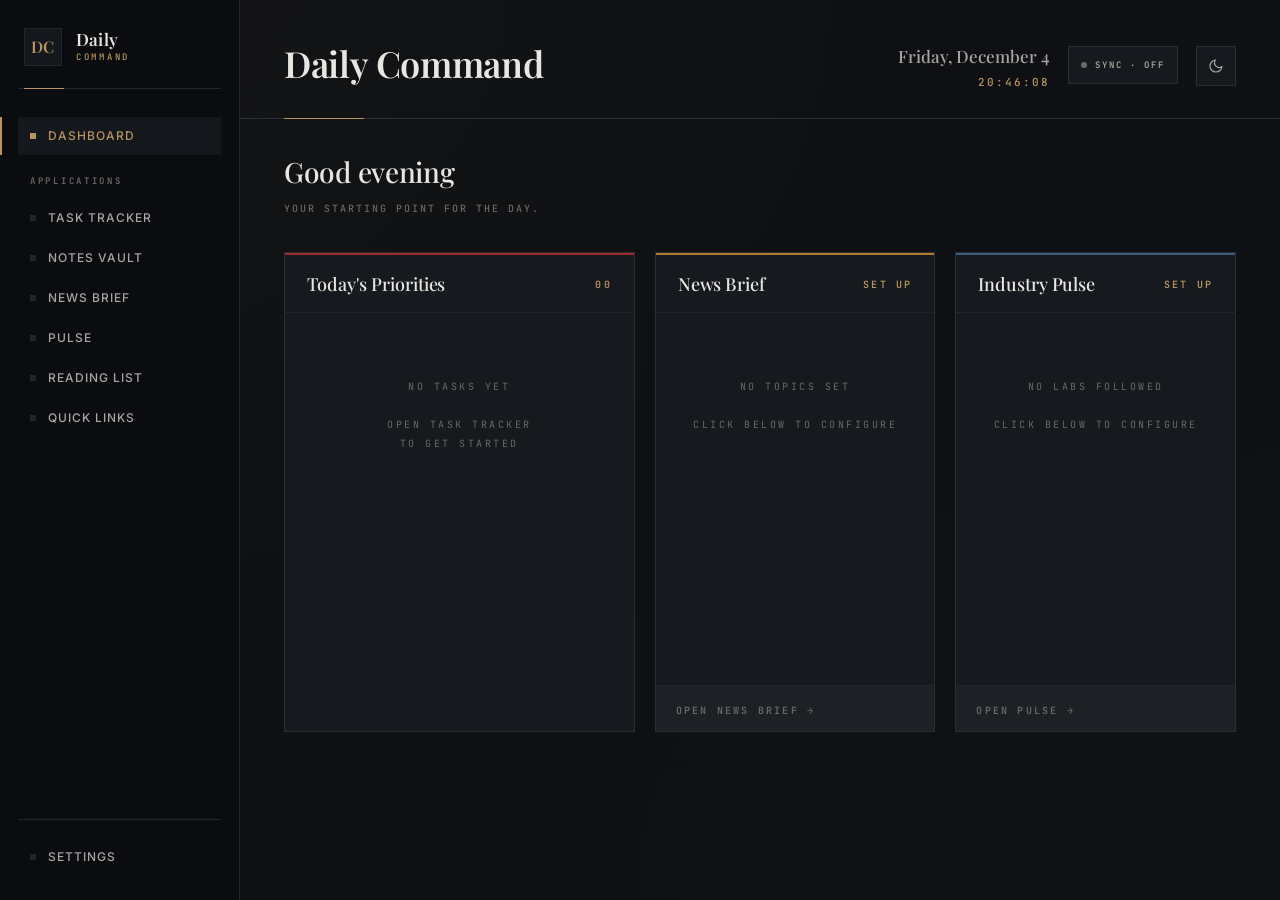
<file: index.html>
<!DOCTYPE html>
<html lang="en" data-theme="dark">
<head>
  <meta charset="UTF-8" />
  <meta name="viewport" content="width=device-width, initial-scale=1.0" />
  <title>Daily Command — Dashboard</title>
  <link rel="preconnect" href="https://fonts.googleapis.com" />
  <link rel="preconnect" href="https://fonts.gstatic.com" crossorigin />
  <link href="https://fonts.googleapis.com/css2?family=Playfair+Display:wght@400;500;600;700&family=Inter:wght@300;400;500;600;700;800&family=JetBrains+Mono:wght@400;500;600;700&display=swap" rel="stylesheet" />
  <link rel="stylesheet" href="styles.css" />
</head>
<body>
  <div class="layout">
    <aside class="sidebar">
      <div class="sidebar-brand">
        <div class="sidebar-mark">DC</div>
        <div class="sidebar-brand-text">
          <div class="sidebar-brand-title">Daily</div>
          <div class="sidebar-brand-sub">Command</div>
        </div>
      </div>

      <nav class="nav">
        <a class="nav-item active" href="#dashboard">
          <span class="nav-marker"></span>
          <span class="nav-label">Dashboard</span>
        </a>

        <div class="nav-section-label">Applications</div>
        <a class="nav-item" href="apps/tasks.html">
          <span class="nav-marker"></span>
          <span class="nav-label">Task Tracker</span>
        </a>
        <a class="nav-item" href="apps/notes.html">
          <span class="nav-marker"></span>
          <span class="nav-label">Notes Vault</span>
        </a>
        <a class="nav-item" href="apps/news.html">
          <span class="nav-marker"></span>
          <span class="nav-label">News Brief</span>
        </a>
        <a class="nav-item" href="apps/pulse.html">
          <span class="nav-marker"></span>
          <span class="nav-label">Pulse</span>
        </a>
        <a class="nav-item" href="#reading">
          <span class="nav-marker"></span>
          <span class="nav-label">Reading List</span>
        </a>
        <a class="nav-item" href="#links">
          <span class="nav-marker"></span>
          <span class="nav-label">Quick Links</span>
        </a>
      </nav>

      <div class="sidebar-footer">
        <a class="nav-item" href="#settings">
          <span class="nav-marker"></span>
          <span class="nav-label">Settings</span>
        </a>
      </div>
    </aside>

    <main class="main">
      <header class="topbar">
        <div class="brand">
          <div class="brand-mark">Daily Command</div>
        </div>
        <div class="topbar-right">
          <div class="header-info">
            <div class="date-display" id="date">—</div>
            <div class="time-display" id="time">—</div>
          </div>
          <button class="theme-toggle" id="theme-toggle" title="Toggle theme" aria-label="Toggle theme">
            <svg class="icon-moon" viewBox="0 0 24 24" fill="none" stroke="currentColor" stroke-linecap="round" stroke-linejoin="round"><path d="M21 12.79A9 9 0 1 1 11.21 3 7 7 0 0 0 21 12.79z"></path></svg>
            <svg class="icon-sun" viewBox="0 0 24 24" fill="none" stroke="currentColor" stroke-linecap="round" stroke-linejoin="round"><circle cx="12" cy="12" r="4"></circle><path d="M12 2v2M12 20v2M4.93 4.93l1.41 1.41M17.66 17.66l1.41 1.41M2 12h2M20 12h2M4.93 19.07l1.41-1.41M17.66 6.34l1.41-1.41"></path></svg>
          </button>
        </div>
      </header>

      <section class="greeting-block">
        <h1 id="greeting-text">Good morning</h1>
        <p class="greeting-sub">Your starting point for the day.</p>
      </section>

      <section class="dashboard-body">
        <div class="panels-grid">
          <section class="panel" data-tone="urgent">
            <div class="panel-header">
              <div class="panel-title">Today's Priorities</div>
              <div class="panel-meta" id="priorities-count">—</div>
            </div>
            <div class="panel-body" id="priorities-body"></div>
          </section>

          <section class="panel" data-tone="today">
            <div class="panel-header">
              <div class="panel-title">News Brief</div>
              <div class="panel-meta" id="news-meta">—</div>
            </div>
            <div class="panel-body" id="news-body"></div>
            <div class="panel-footer">
              <a class="panel-footer-link" href="apps/news.html">Open News Brief →</a>
            </div>
          </section>

          <section class="panel" data-tone="long">
            <div class="panel-header">
              <div class="panel-title">Industry Pulse</div>
              <div class="panel-meta" id="pulse-meta">—</div>
            </div>
            <div class="panel-body" id="pulse-body"></div>
            <div class="panel-footer">
              <a class="panel-footer-link" href="apps/pulse.html">Open Pulse →</a>
            </div>
          </section>
        </div>
      </section>
    </main>
  </div>

  <script src="sync.js"></script>
  <script src="app.js"></script>
</body>
</html>
</file>
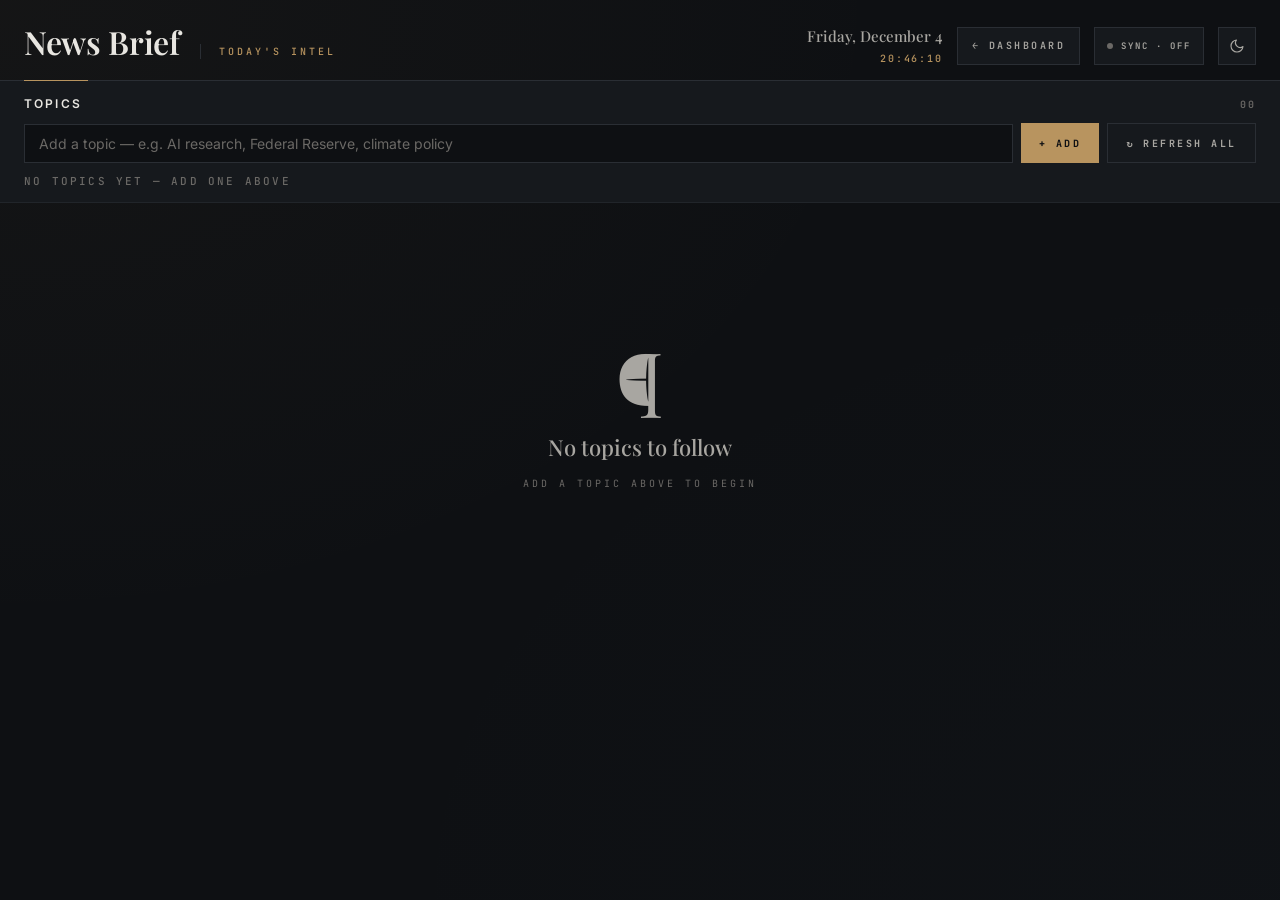
<file: apps/news.html>
<!DOCTYPE html>
<html lang="en">
<head>
<meta charset="UTF-8">
<meta name="viewport" content="width=device-width, initial-scale=1.0">
<title>News Brief — Daily Command</title>
<link rel="preconnect" href="https://fonts.googleapis.com">
<link rel="preconnect" href="https://fonts.gstatic.com" crossorigin>
<link href="https://fonts.googleapis.com/css2?family=Playfair+Display:wght@400;500;600;700&family=Inter:wght@300;400;500;600;700;800&family=JetBrains+Mono:wght@400;500;600;700&display=swap" rel="stylesheet">
<style>
  :root, [data-theme="dark"] {
    --bg: #0e1013;
    --bg-panel: #16191d;
    --bg-soft: #1d2126;
    --bg-hover: #22262c;
    --ink: #e8e6e1;
    --ink-soft: #a8a6a1;
    --ink-muted: #6b6966;
    --line: #2a2e34;
    --line-soft: #21252a;
    --accent: #b8945f;
    --accent-dim: #8a6d44;
    --urgent: #9c2b2b;
    --today: #b57832;
    --week: #4a6b50;
    --long: #3d5b7a;
    --body-gradient-1: rgba(184, 148, 95, 0.04);
    --body-gradient-2: rgba(61, 91, 122, 0.03);
  }
  [data-theme="light"] {
    --bg: #f1ece2;
    --bg-panel: #fbf8f1;
    --bg-soft: #e9e3d5;
    --bg-hover: #ded6c4;
    --ink: #1a1614;
    --ink-soft: #4a453e;
    --ink-muted: #8a8680;
    --line: #c8bfae;
    --line-soft: #dcd4c2;
    --accent: #8a6d44;
    --accent-dim: #6b5433;
    --urgent: #8a2424;
    --today: #9a6428;
    --week: #3f5a43;
    --long: #2f4a63;
    --body-gradient-1: rgba(138, 109, 68, 0.05);
    --body-gradient-2: rgba(47, 74, 99, 0.04);
  }

  * { box-sizing: border-box; margin: 0; padding: 0; }
  html, body { min-height: 100%; }
  body {
    font-family: 'Inter', sans-serif;
    background: var(--bg);
    color: var(--ink);
    font-size: 14px;
    line-height: 1.5;
    -webkit-font-smoothing: antialiased;
    background-image:
      radial-gradient(ellipse at top left, var(--body-gradient-1), transparent 50%),
      radial-gradient(ellipse at bottom right, var(--body-gradient-2), transparent 50%);
    transition: background-color 0.3s ease, color 0.3s ease;
  }

  .app { max-width: 1400px; margin: 0 auto; padding: 0; }

  /* ============ Header ============ */
  header {
    display: flex;
    justify-content: space-between;
    align-items: flex-end;
    padding: 18px 24px 14px;
    border-bottom: 1px solid var(--line);
    position: relative;
  }
  header::after {
    content: '';
    position: absolute;
    bottom: -1px; left: 24px;
    width: 64px; height: 1px;
    background: var(--accent);
  }
  .brand { display: flex; align-items: baseline; gap: 20px; }
  .brand-mark {
    font-family: 'Playfair Display', serif;
    font-weight: 600;
    font-size: 32px;
    letter-spacing: -0.01em;
    color: var(--ink);
  }
  .brand-sub {
    font-family: 'JetBrains Mono', monospace;
    font-size: 10px;
    letter-spacing: 0.3em;
    text-transform: uppercase;
    color: var(--accent);
    border-left: 1px solid var(--line);
    padding-left: 18px;
    font-weight: 500;
  }
  .header-right { display: flex; align-items: flex-start; gap: 14px; }
  .header-info { text-align: right; }
  .date-display {
    font-family: 'Playfair Display', serif;
    font-size: 15px;
    font-weight: 500;
    color: var(--ink-soft);
  }
  .time-display {
    font-family: 'JetBrains Mono', monospace;
    font-size: 10px;
    color: var(--accent);
    letter-spacing: 0.18em;
    margin-top: 4px;
    font-weight: 500;
  }
  .back-link, .theme-toggle {
    height: 38px;
    background: var(--bg-panel);
    border: 1px solid var(--line);
    color: var(--ink-soft);
    cursor: pointer;
    display: inline-flex;
    align-items: center;
    transition: all 0.2s;
    flex-shrink: 0;
    margin-top: 2px;
    font-family: 'JetBrains Mono', monospace;
    font-size: 10px;
    letter-spacing: 0.25em;
    text-transform: uppercase;
    font-weight: 600;
    text-decoration: none;
    padding: 0 14px;
  }
  .theme-toggle { width: 38px; padding: 0; justify-content: center; }
  .back-link:hover, .theme-toggle:hover { border-color: var(--accent); color: var(--accent); }
  .theme-toggle svg { width: 16px; height: 16px; stroke-width: 1.75; }
  .icon-sun { display: none; }
  .icon-moon { display: block; }
  [data-theme="light"] .icon-sun { display: block; }
  [data-theme="light"] .icon-moon { display: none; }

  /* ============ Topic Bar ============ */
  .topic-bar {
    padding: 14px 24px 12px;
    border-bottom: 1px solid var(--line-soft);
    background: var(--bg-panel);
  }
  .topic-bar-head {
    display: flex;
    justify-content: space-between;
    align-items: baseline;
    margin-bottom: 10px;
  }
  .topic-bar-title {
    font-family: 'Inter', sans-serif;
    font-size: 12px;
    font-weight: 600;
    letter-spacing: 0.18em;
    text-transform: uppercase;
    color: var(--ink);
  }
  .topic-bar-meta {
    font-family: 'JetBrains Mono', monospace;
    font-size: 10px;
    color: var(--ink-muted);
    letter-spacing: 0.2em;
    text-transform: uppercase;
    font-weight: 600;
  }

  .topic-input-row {
    display: flex;
    align-items: center;
    gap: 8px;
    margin-bottom: 10px;
  }
  .topic-input {
    flex: 1;
    background: var(--bg);
    border: 1px solid var(--line);
    color: var(--ink);
    padding: 10px 14px;
    font-family: 'Inter', sans-serif;
    font-size: 14px;
    outline: none;
    transition: border-color 0.15s;
  }
  .topic-input:focus { border-color: var(--accent); }
  .topic-input::placeholder { color: var(--ink-muted); }

  .topic-add-btn, .refresh-all-btn {
    background: var(--accent);
    color: var(--bg);
    border: none;
    padding: 10px 18px;
    font-family: 'JetBrains Mono', monospace;
    font-size: 10px;
    letter-spacing: 0.25em;
    text-transform: uppercase;
    cursor: pointer;
    font-weight: 700;
    transition: background 0.15s;
    height: 40px;
    white-space: nowrap;
  }
  .topic-add-btn:hover, .refresh-all-btn:hover { background: var(--accent-dim); }
  [data-theme="light"] .topic-add-btn, [data-theme="light"] .refresh-all-btn { color: #fbf8f1; }
  .refresh-all-btn.secondary {
    background: transparent;
    color: var(--ink-soft);
    border: 1px solid var(--line);
  }
  .refresh-all-btn.secondary:hover { background: var(--bg-soft); color: var(--accent); border-color: var(--accent); }
  [data-theme="light"] .refresh-all-btn.secondary { color: var(--ink-soft); }

  .chips {
    display: flex;
    flex-wrap: wrap;
    gap: 8px;
  }
  .chip {
    display: inline-flex;
    align-items: center;
    gap: 8px;
    background: var(--bg);
    border: 1px solid var(--line);
    color: var(--ink-soft);
    padding: 6px 10px 6px 14px;
    font-family: 'Inter', sans-serif;
    font-size: 12px;
    font-weight: 500;
    letter-spacing: 0.02em;
    transition: all 0.15s;
  }
  .chip:hover { border-color: var(--accent-dim); color: var(--ink); }
  .chip-remove {
    background: none;
    border: none;
    color: var(--ink-muted);
    cursor: pointer;
    font-size: 16px;
    line-height: 1;
    padding: 0 2px;
    transition: color 0.15s;
  }
  .chip-remove:hover { color: var(--urgent); }
  .chips-empty {
    font-family: 'JetBrains Mono', monospace;
    font-size: 11px;
    letter-spacing: 0.2em;
    text-transform: uppercase;
    color: var(--ink-muted);
    font-weight: 500;
  }

  /* ============ Feed ============ */
  .feed { padding: 16px 24px 40px; }

  .feed-empty {
    text-align: center;
    padding: 120px 20px;
    color: var(--ink-muted);
  }
  .feed-empty-mark {
    font-family: 'Playfair Display', serif;
    font-size: 72px;
    color: var(--ink-soft);
    margin-bottom: 20px;
    line-height: 1;
  }
  .feed-empty-title {
    font-family: 'Playfair Display', serif;
    font-size: 22px;
    color: var(--ink-soft);
    margin-bottom: 12px;
    font-weight: 500;
  }
  .feed-empty-sub {
    font-family: 'JetBrains Mono', monospace;
    font-size: 10px;
    letter-spacing: 0.3em;
    text-transform: uppercase;
  }

  .topic-section {
    margin-bottom: 20px;
  }
  .topic-section-head {
    display: flex;
    justify-content: space-between;
    align-items: baseline;
    padding-bottom: 8px;
    border-bottom: 1px solid var(--line-soft);
    margin-bottom: 12px;
    position: relative;
  }
  .topic-section-head::after {
    content: '';
    position: absolute;
    bottom: -1px; left: 0;
    width: 40px; height: 1px;
    background: var(--accent);
  }
  .topic-section-title {
    font-family: 'Playfair Display', serif;
    font-size: 20px;
    font-weight: 500;
    color: var(--ink);
    letter-spacing: -0.005em;
  }
  .topic-section-meta {
    font-family: 'JetBrains Mono', monospace;
    font-size: 10px;
    color: var(--ink-muted);
    letter-spacing: 0.2em;
    text-transform: uppercase;
    font-weight: 600;
    display: flex;
    gap: 14px;
    align-items: center;
  }
  .topic-refresh {
    background: none;
    border: 1px solid var(--line);
    color: var(--ink-muted);
    cursor: pointer;
    font-family: 'JetBrains Mono', monospace;
    font-size: 9px;
    letter-spacing: 0.2em;
    padding: 4px 10px;
    text-transform: uppercase;
    font-weight: 600;
    transition: all 0.15s;
  }
  .topic-refresh:hover { color: var(--accent); border-color: var(--accent); }
  .topic-refresh:disabled { opacity: 0.5; cursor: default; }

  .articles-grid {
    display: grid;
    grid-template-columns: repeat(auto-fill, minmax(300px, 1fr));
    gap: 10px;
  }

  .article-card {
    background: var(--bg-panel);
    border: 1px solid var(--line);
    border-left: 2px solid var(--line);
    padding: 10px 14px 12px;
    display: flex;
    flex-direction: column;
    gap: 6px;
    transition: all 0.15s;
    text-decoration: none;
    color: inherit;
    cursor: pointer;
  }
  .article-card:hover {
    border-color: var(--accent-dim);
    border-left-color: var(--accent);
    background: var(--bg-soft);
  }
  .article-card[data-tier="1"] { border-left-color: var(--accent); }
  .article-card[data-tier="2"] { border-left-color: var(--accent-dim); }

  .article-meta {
    display: flex;
    gap: 8px;
    font-family: 'JetBrains Mono', monospace;
    font-size: 9px;
    letter-spacing: 0.18em;
    text-transform: uppercase;
    color: var(--ink-muted);
    font-weight: 600;
  }
  .article-source { color: var(--accent); }
  .article-title {
    font-family: 'Playfair Display', serif;
    font-size: 15px;
    font-weight: 500;
    color: var(--ink);
    line-height: 1.3;
    letter-spacing: -0.005em;
  }
  .article-summary {
    font-size: 12.5px;
    color: var(--ink-soft);
    line-height: 1.5;
    display: -webkit-box;
    -webkit-line-clamp: 2;
    line-clamp: 2;
    -webkit-box-orient: vertical;
    overflow: hidden;
  }

  .show-all-wrap {
    text-align: center;
    margin-top: 12px;
  }
  .show-all-btn {
    background: transparent;
    border: 1px solid var(--line);
    color: var(--ink-soft);
    font-family: 'JetBrains Mono', monospace;
    font-size: 10px;
    letter-spacing: 0.22em;
    text-transform: uppercase;
    padding: 8px 22px;
    cursor: pointer;
    transition: all 0.15s;
    font-weight: 600;
  }
  .show-all-btn:hover {
    color: var(--accent);
    border-color: var(--accent);
    background: var(--bg-soft);
  }

  .article-skeleton {
    background: var(--bg-panel);
    border: 1px solid var(--line);
    height: 90px;
    position: relative;
    overflow: hidden;
  }
  .article-skeleton::after {
    content: '';
    position: absolute;
    inset: 0;
    background: linear-gradient(90deg, transparent, var(--bg-hover), transparent);
    animation: shimmer 1.4s infinite;
  }
  @keyframes shimmer { 0% { transform: translateX(-100%); } 100% { transform: translateX(100%); } }

  .topic-error, .topic-empty {
    padding: 24px 20px;
    text-align: center;
    color: var(--ink-muted);
    font-family: 'JetBrains Mono', monospace;
    font-size: 10px;
    letter-spacing: 0.2em;
    text-transform: uppercase;
    font-weight: 500;
    border: 1px dashed var(--line);
    background: var(--bg-panel);
  }
  .topic-error { color: var(--urgent); border-color: var(--urgent); }

  /* ============ Scrollbar ============ */
  ::-webkit-scrollbar { width: 8px; height: 8px; }
  ::-webkit-scrollbar-track { background: var(--bg); }
  ::-webkit-scrollbar-thumb { background: var(--line); }
  ::-webkit-scrollbar-thumb:hover { background: var(--accent-dim); }

  /* ============ Responsive ============ */
  @media (max-width: 800px) {
    header, .topic-bar, .feed { padding-left: 16px; padding-right: 16px; }
    header::after { left: 16px; }
    .topic-input-row { flex-wrap: wrap; }
    .articles-grid { grid-template-columns: 1fr; }
  }
  @media (max-width: 600px) {
    header { flex-direction: column; align-items: flex-start; gap: 14px; }
  }
</style>
</head>
<body>
<div class="app">
  <header>
    <div class="brand">
      <div class="brand-mark">News Brief</div>
      <div class="brand-sub">Today's Intel</div>
    </div>
    <div class="header-right">
      <div class="header-info">
        <div class="date-display" id="dateDisplay">—</div>
        <div class="time-display" id="timeDisplay">—</div>
      </div>
      <a href="../index.html" class="back-link" title="Return to dashboard">← Dashboard</a>
      <button class="theme-toggle" id="themeToggle" title="Toggle theme" aria-label="Toggle theme">
        <svg class="icon-moon" viewBox="0 0 24 24" fill="none" stroke="currentColor" stroke-linecap="round" stroke-linejoin="round"><path d="M21 12.79A9 9 0 1 1 11.21 3 7 7 0 0 0 21 12.79z"></path></svg>
        <svg class="icon-sun" viewBox="0 0 24 24" fill="none" stroke="currentColor" stroke-linecap="round" stroke-linejoin="round"><circle cx="12" cy="12" r="4"></circle><path d="M12 2v2M12 20v2M4.93 4.93l1.41 1.41M17.66 17.66l1.41 1.41M2 12h2M20 12h2M4.93 19.07l1.41-1.41M17.66 6.34l1.41-1.41"></path></svg>
      </button>
    </div>
  </header>

  <section class="topic-bar">
    <div class="topic-bar-head">
      <div class="topic-bar-title">Topics</div>
      <div class="topic-bar-meta" id="topicCount">00</div>
    </div>
    <div class="topic-input-row">
      <input type="text" class="topic-input" id="topicInput" placeholder="Add a topic — e.g. AI research, Federal Reserve, climate policy">
      <button class="topic-add-btn" id="topicAddBtn">+ Add</button>
      <button class="refresh-all-btn secondary" id="refreshAllBtn" title="Refresh all topics">↻ Refresh All</button>
    </div>
    <div class="chips" id="chips">
      <div class="chips-empty">No topics yet — add one above</div>
    </div>
  </section>

  <section class="feed" id="feed">
    <div class="feed-empty">
      <div class="feed-empty-mark">¶</div>
      <div class="feed-empty-title">No topics to follow</div>
      <div class="feed-empty-sub">Add a topic above to begin</div>
    </div>
  </section>
</div>

<script src="../sync.js"></script>
<script>
// ============ Storage ============
const STATE_KEY = 'news-brief-state-v1';
const THEME_KEY = 'daily-command-theme';
const CACHE_TTL_MS = 15 * 60 * 1000; // 15 minutes
const TODAY_WINDOW_MS = 24 * 60 * 60 * 1000; // last 24h counts as "today"

const storage = {
  get(key) { try { return localStorage.getItem(key); } catch (e) { return null; } },
  set(key, value) { try { localStorage.setItem(key, value); } catch (e) {} }
};

// ============ State ============
// state.topics: string[]
// state.cache: { [topic]: { items: Article[], fetchedAt: ISO, error?: string } }
let state = { topics: [], cache: {} };
// Per-topic expansion state — in-memory only (resets on reload)
const expandedTopics = new Set();
const INITIAL_LIMIT = 4;

function loadState() {
  const raw = storage.get(STATE_KEY);
  if (!raw) return;
  try {
    const parsed = JSON.parse(raw);
    if (parsed && Array.isArray(parsed.topics)) {
      state.topics = parsed.topics;
      state.cache = parsed.cache || {};
    }
  } catch (e) {}
}

function saveState() { storage.set(STATE_KEY, JSON.stringify(state)); }

// ============ Theme ============
function initTheme() {
  const saved = storage.get(THEME_KEY) || 'dark';
  document.documentElement.setAttribute('data-theme', saved);
}
document.getElementById('themeToggle').addEventListener('click', () => {
  const cur = document.documentElement.getAttribute('data-theme') || 'dark';
  const next = cur === 'dark' ? 'light' : 'dark';
  document.documentElement.setAttribute('data-theme', next);
  storage.set(THEME_KEY, next);
});

// ============ Clock ============
function updateClock() {
  const now = new Date();
  document.getElementById('dateDisplay').textContent = now.toLocaleDateString('en-US', { weekday: 'long', month: 'long', day: 'numeric' });
  document.getElementById('timeDisplay').textContent = now.toLocaleTimeString('en-US', { hour: '2-digit', minute: '2-digit', second: '2-digit', hour12: false });
}

// ============ Utilities ============
function esc(s) { return String(s).replace(/[&<>"']/g, c => ({'&':'&amp;','<':'&lt;','>':'&gt;','"':'&quot;',"'":'&#39;'})[c]); }

function stripHtml(html) {
  const d = document.createElement('div');
  d.innerHTML = html || '';
  return (d.textContent || '').replace(/\s+/g, ' ').trim();
}

function formatRelative(iso) {
  const diff = Date.now() - new Date(iso).getTime();
  const min = Math.floor(diff / 60000);
  if (min < 1) return 'Just now';
  if (min < 60) return `${min}m ago`;
  const hr = Math.floor(min / 60);
  if (hr < 24) return `${hr}h ago`;
  const day = Math.floor(hr / 24);
  return `${day}d ago`;
}

// Google News titles end with " - Source Name"
function splitTitleSource(title) {
  const m = (title || '').match(/^(.*?)\s+[-–—]\s+([^-–—]+)$/);
  if (m) return { title: m[1].trim(), source: m[2].trim() };
  return { title: title || '', source: '' };
}

// ============ Outlet Tiers (for ranking) ============
const OUTLET_TIER_1 = [
  'reuters', 'bloomberg', 'associated press', 'ap news', 'ap',
  'the new york times', 'nytimes', 'new york times',
  'wall street journal', 'wsj',
  'financial times', 'the economist',
  'the washington post', 'washington post',
  'bbc', 'bbc news'
];
const OUTLET_TIER_2 = [
  'cnn', 'nbc news', 'cbs news', 'abc news', 'npr', 'cnbc', 'pbs',
  'the guardian', 'the atlantic', 'axios', 'politico', 'the hill',
  'time', 'newsweek', 'forbes', 'fortune', 'usa today',
  "barron's", 'barrons', 'the telegraph', 'the independent',
  'los angeles times', 'la times', 'nature', 'science magazine'
];
const OUTLET_TIER_3 = [
  'business insider', 'vox', 'the verge', 'techcrunch',
  'wired', 'engadget', 'ars technica', 'the information',
  'quartz', 'mashable', 'cnet', 'zdnet', 'fast company',
  'variety', 'the hollywood reporter', 'espn', 'bbc sport'
];

function outletTier(source) {
  if (!source) return 4;
  const s = source.toLowerCase().trim();
  if (OUTLET_TIER_1.some(n => s.includes(n))) return 1;
  if (OUTLET_TIER_2.some(n => s.includes(n))) return 2;
  if (OUTLET_TIER_3.some(n => s.includes(n))) return 3;
  return 4;
}

// Rank: (1) outlet tier ascending, (2) topic keywords matching title,
// (3) recency descending
function rankArticles(items, topic) {
  const topicWords = (topic || '').toLowerCase().split(/\s+/).filter(w => w.length > 2);
  const score = (a) => {
    const tier = outletTier(a.source);
    const title = (a.title || '').toLowerCase();
    const matched = topicWords.filter(w => title.includes(w)).length;
    const matchBonus = topicWords.length > 0 ? (matched / topicWords.length) : 0;
    const ageMin = a.pubDate ? (Date.now() - new Date(a.pubDate).getTime()) / 60000 : 1440;
    // Lower score = higher priority
    return (tier * 1000) - (matchBonus * 100) + Math.min(ageMin, 1440) / 10;
  };
  return items.slice().sort((a, b) => score(a) - score(b));
}

function normalizeItem(raw) {
  const { title, source } = splitTitleSource(raw.title);
  const summary = stripHtml(raw.description).slice(0, 220);
  return {
    title,
    source,
    summary,
    link: raw.link,
    pubDate: raw.pubDate || null,
    guid: raw.guid || raw.link,
  };
}

function isWithinLast24h(iso) {
  if (!iso) return false;
  const t = new Date(iso).getTime();
  if (isNaN(t)) return false;
  return (Date.now() - t) < TODAY_WINDOW_MS;
}

// ============ Fetch (RSS2JSON -> Google News RSS) ============
async function fetchTopic(topic) {
  const q = encodeURIComponent(topic);
  const googleNewsUrl = `https://news.google.com/rss/search?q=${q}&hl=en-US&gl=US&ceid=US:en`;
  const apiUrl = `https://api.rss2json.com/v1/api.json?rss_url=${encodeURIComponent(googleNewsUrl)}`;

  const res = await fetch(apiUrl);
  if (!res.ok) throw new Error(`HTTP ${res.status}`);
  const data = await res.json();
  if (data.status !== 'ok') throw new Error(data.message || 'Feed error');

  return (data.items || []).map(normalizeItem).filter(i => isWithinLast24h(i.pubDate));
}

async function refreshTopic(topic, force = false) {
  const entry = state.cache[topic];
  const fresh = entry && entry.fetchedAt && (Date.now() - new Date(entry.fetchedAt).getTime() < CACHE_TTL_MS);
  if (fresh && !force && entry.items && !entry.error) return;

  state.cache[topic] = { ...(entry || {}), loading: true, error: null };
  renderFeed();

  try {
    const items = await fetchTopic(topic);
    state.cache[topic] = { items, fetchedAt: new Date().toISOString(), loading: false };
  } catch (e) {
    state.cache[topic] = {
      items: entry?.items || [],
      fetchedAt: entry?.fetchedAt || null,
      loading: false,
      error: e.message || 'Failed to load',
    };
  }
  saveState();
  renderFeed();
}

async function refreshAll(force = false) {
  await Promise.all(state.topics.map(t => refreshTopic(t, force)));
}

// ============ Render: topic chips ============
function renderChips() {
  const chipsEl = document.getElementById('chips');
  document.getElementById('topicCount').textContent = String(state.topics.length).padStart(2, '0');
  if (state.topics.length === 0) {
    chipsEl.innerHTML = '<div class="chips-empty">No topics yet — add one above</div>';
    return;
  }
  chipsEl.innerHTML = state.topics.map(t => `
    <div class="chip" data-topic="${esc(t)}">
      <span>${esc(t)}</span>
      <button class="chip-remove" data-action="remove" title="Remove">×</button>
    </div>
  `).join('');
  chipsEl.querySelectorAll('.chip-remove').forEach(btn => {
    btn.addEventListener('click', () => {
      const topic = btn.closest('.chip').dataset.topic;
      removeTopic(topic);
    });
  });
}

// ============ Render: feed ============
function renderFeed() {
  const feedEl = document.getElementById('feed');

  if (state.topics.length === 0) {
    feedEl.innerHTML = `
      <div class="feed-empty">
        <div class="feed-empty-mark">¶</div>
        <div class="feed-empty-title">No topics to follow</div>
        <div class="feed-empty-sub">Add a topic above to begin</div>
      </div>`;
    return;
  }

  feedEl.innerHTML = state.topics.map(topic => {
    const entry = state.cache[topic] || {};
    const rawItems = entry.items || [];
    const ranked = rankArticles(rawItems, topic);
    const expanded = expandedTopics.has(topic);
    const visible = expanded ? ranked : ranked.slice(0, INITIAL_LIMIT);
    const hiddenCount = Math.max(0, ranked.length - INITIAL_LIMIT);

    const statusMeta = entry.loading
      ? 'Loading…'
      : entry.error
        ? `Error · ${esc(entry.error)}`
        : entry.fetchedAt
          ? `Refreshed ${formatRelative(entry.fetchedAt)}`
          : 'Not loaded';

    let inner;
    if (entry.loading && ranked.length === 0) {
      inner = `<div class="articles-grid">${Array(4).fill('<div class="article-skeleton"></div>').join('')}</div>`;
    } else if (entry.error && ranked.length === 0) {
      inner = `<div class="topic-error">Could not load — ${esc(entry.error)}</div>`;
    } else if (ranked.length === 0) {
      inner = `<div class="topic-empty">No articles today for this topic</div>`;
    } else {
      const cards = `<div class="articles-grid">${visible.map(a => renderArticle(a, topic)).join('')}</div>`;
      const toggle = hiddenCount > 0
        ? `<div class="show-all-wrap"><button class="show-all-btn" data-toggle="${esc(topic)}">${expanded ? '▲ Show Less' : `▼ Show All (${hiddenCount} more)`}</button></div>`
        : '';
      inner = cards + toggle;
    }

    return `
      <section class="topic-section" data-topic="${esc(topic)}">
        <div class="topic-section-head">
          <div class="topic-section-title">${esc(topic)}</div>
          <div class="topic-section-meta">
            <span>${String(ranked.length).padStart(2, '0')} articles · ${statusMeta}</span>
            <button class="topic-refresh" data-refresh="${esc(topic)}" ${entry.loading ? 'disabled' : ''}>↻ Refresh</button>
          </div>
        </div>
        ${inner}
      </section>
    `;
  }).join('');

  feedEl.querySelectorAll('.topic-refresh').forEach(btn => {
    btn.addEventListener('click', () => refreshTopic(btn.dataset.refresh, true));
  });
  feedEl.querySelectorAll('.show-all-btn').forEach(btn => {
    btn.addEventListener('click', () => {
      const t = btn.dataset.toggle;
      if (expandedTopics.has(t)) expandedTopics.delete(t);
      else expandedTopics.add(t);
      renderFeed();
    });
  });
}

function renderArticle(article) {
  const tier = outletTier(article.source);
  const meta = [article.source, article.pubDate ? formatRelative(article.pubDate) : null].filter(Boolean);
  return `
    <a class="article-card" data-tier="${tier}" href="${esc(article.link)}" target="_blank" rel="noopener noreferrer">
      <div class="article-meta">
        ${meta.map((m, i) => `<span class="${i === 0 ? 'article-source' : 'article-time'}">${esc(m)}</span>`).join('')}
      </div>
      <div class="article-title">${esc(article.title)}</div>
      ${article.summary ? `<div class="article-summary">${esc(article.summary)}</div>` : ''}
    </a>
  `;
}

// ============ Topic Operations ============
function normalizeTopicText(t) { return (t || '').trim().replace(/\s+/g, ' '); }

function addTopic(raw) {
  const topic = normalizeTopicText(raw);
  if (!topic) return;
  if (state.topics.some(t => t.toLowerCase() === topic.toLowerCase())) return;
  state.topics.push(topic);
  saveState();
  renderChips();
  renderFeed();
  refreshTopic(topic, true);
}

function removeTopic(topic) {
  state.topics = state.topics.filter(t => t !== topic);
  delete state.cache[topic];
  saveState();
  renderChips();
  renderFeed();
}

// ============ Input Handlers ============
const topicInput = document.getElementById('topicInput');
const topicAddBtn = document.getElementById('topicAddBtn');
const refreshAllBtn = document.getElementById('refreshAllBtn');

topicAddBtn.addEventListener('click', () => {
  addTopic(topicInput.value);
  topicInput.value = '';
  topicInput.focus();
});
topicInput.addEventListener('keydown', e => {
  if (e.key === 'Enter') { addTopic(topicInput.value); topicInput.value = ''; }
});
refreshAllBtn.addEventListener('click', () => refreshAll(true));

// Cross-tab sync
window.addEventListener('storage', e => {
  if (e.key === THEME_KEY && e.newValue) document.documentElement.setAttribute('data-theme', e.newValue);
  if (e.key === STATE_KEY) { loadState(); renderChips(); renderFeed(); }
});

// ============ Init ============
async function init() {
  if (window.cloudSync && window.cloudSync.ready) {
    try { await window.cloudSync.ready; } catch (e) {}
  }
  initTheme();
  loadState();
  renderChips();
  renderFeed();
  updateClock();
  setInterval(updateClock, 1000);
  // On load, refresh any topics with stale or missing cache
  refreshAll(false);
}
init();
</script>
</body>
</html>
</file>
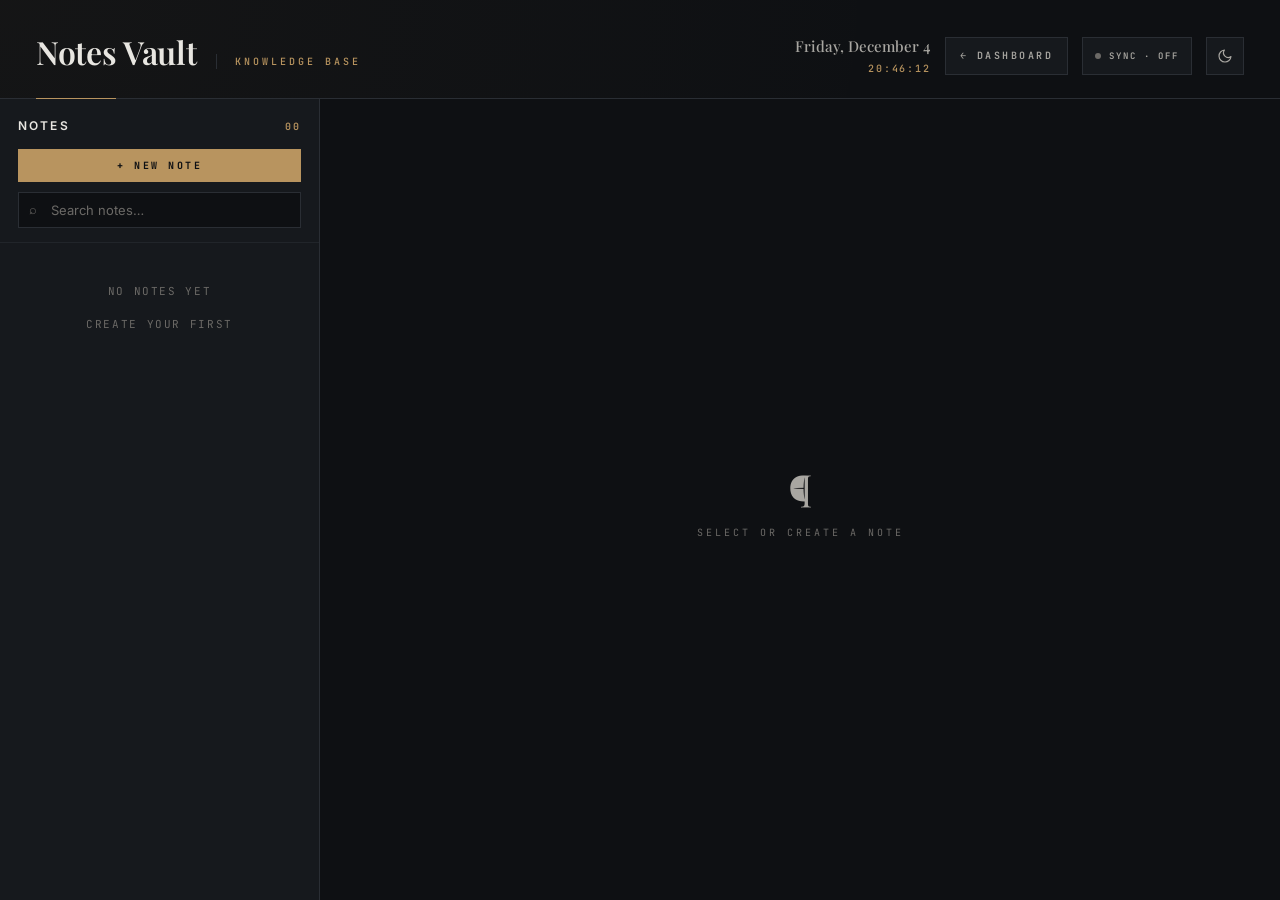
<file: apps/notes.html>
<!DOCTYPE html>
<html lang="en">
<head>
<meta charset="UTF-8">
<meta name="viewport" content="width=device-width, initial-scale=1.0">
<title>Notes Vault — Daily Command</title>
<link rel="preconnect" href="https://fonts.googleapis.com">
<link rel="preconnect" href="https://fonts.gstatic.com" crossorigin>
<link href="https://fonts.googleapis.com/css2?family=Playfair+Display:wght@400;500;600;700&family=Inter:wght@300;400;500;600;700;800&family=JetBrains+Mono:wght@400;500;600;700&family=Lora:ital,wght@0,400;0,500;0,600;1,400;1,500&family=Source+Serif+Pro:wght@400;600&display=swap" rel="stylesheet">
<style>
  /* ============ Theme Variables ============ */
  :root, [data-theme="dark"] {
    --bg: #0e1013;
    --bg-panel: #16191d;
    --bg-soft: #1d2126;
    --bg-hover: #22262c;
    --bg-editor: #14171b;
    --ink: #e8e6e1;
    --ink-soft: #a8a6a1;
    --ink-muted: #6b6966;
    --line: #2a2e34;
    --line-soft: #21252a;
    --accent: #b8945f;
    --accent-dim: #8a6d44;
    --urgent: #9c2b2b;
    --star: #d4a84a;
    --body-gradient-1: rgba(184, 148, 95, 0.04);
    --body-gradient-2: rgba(61, 91, 122, 0.03);
  }
  [data-theme="light"] {
    --bg: #f1ece2;
    --bg-panel: #fbf8f1;
    --bg-soft: #e9e3d5;
    --bg-hover: #ded6c4;
    --bg-editor: #fdfbf6;
    --ink: #1a1614;
    --ink-soft: #4a453e;
    --ink-muted: #8a8680;
    --line: #c8bfae;
    --line-soft: #dcd4c2;
    --accent: #8a6d44;
    --accent-dim: #6b5433;
    --urgent: #8a2424;
    --star: #b8861f;
    --body-gradient-1: rgba(138, 109, 68, 0.05);
    --body-gradient-2: rgba(47, 74, 99, 0.04);
  }

  * { box-sizing: border-box; margin: 0; padding: 0; }
  html, body { height: 100%; }
  body {
    font-family: 'Inter', sans-serif;
    background: var(--bg);
    color: var(--ink);
    font-size: 14px;
    line-height: 1.5;
    -webkit-font-smoothing: antialiased;
    background-image:
      radial-gradient(ellipse at top left, var(--body-gradient-1), transparent 50%),
      radial-gradient(ellipse at bottom right, var(--body-gradient-2), transparent 50%);
    transition: background-color 0.3s ease, color 0.3s ease;
    overflow: hidden;
  }

  /* ============ Top-level layout ============ */
  .layout {
    display: flex;
    flex-direction: column;
    height: 100vh;
  }

  /* ============ Main column ============ */
  .main {
    display: flex;
    flex-direction: column;
    min-width: 0;
    flex: 1;
    overflow: hidden;
  }

  /* ============ Topbar ============ */
  .topbar {
    display: flex;
    justify-content: space-between;
    align-items: flex-end;
    padding: 28px 36px 22px;
    border-bottom: 1px solid var(--line);
    position: relative;
    flex-shrink: 0;
  }
  .topbar::after {
    content: '';
    position: absolute;
    bottom: -1px; left: 36px;
    width: 80px; height: 1px;
    background: var(--accent);
  }
  .brand { display: flex; align-items: baseline; gap: 20px; }
  .brand-mark {
    font-family: 'Playfair Display', serif;
    font-weight: 600;
    font-size: 32px;
    letter-spacing: -0.01em;
    color: var(--ink);
  }
  .brand-sub {
    font-family: 'JetBrains Mono', monospace;
    font-size: 10px;
    letter-spacing: 0.3em;
    text-transform: uppercase;
    color: var(--accent);
    border-left: 1px solid var(--line);
    padding-left: 18px;
    font-weight: 500;
  }
  .topbar-right { display: flex; align-items: flex-start; gap: 14px; }
  .header-info { text-align: right; }
  .date-display {
    font-family: 'Playfair Display', serif;
    font-size: 15px;
    font-weight: 500;
    color: var(--ink-soft);
  }
  .time-display {
    font-family: 'JetBrains Mono', monospace;
    font-size: 10px;
    color: var(--accent);
    letter-spacing: 0.18em;
    margin-top: 4px;
    font-weight: 500;
  }
  .theme-toggle {
    width: 38px; height: 38px;
    background: var(--bg-panel);
    border: 1px solid var(--line);
    color: var(--ink-soft);
    cursor: pointer;
    display: flex;
    align-items: center;
    justify-content: center;
    transition: all 0.2s;
    flex-shrink: 0;
    margin-top: 2px;
  }
  .theme-toggle:hover { border-color: var(--accent); color: var(--accent); }
  .theme-toggle svg { width: 16px; height: 16px; stroke-width: 1.75; }
  .back-link {
    height: 38px;
    background: var(--bg-panel);
    border: 1px solid var(--line);
    color: var(--ink-soft);
    cursor: pointer;
    display: inline-flex;
    align-items: center;
    padding: 0 14px;
    font-family: 'JetBrains Mono', monospace;
    font-size: 10px;
    letter-spacing: 0.25em;
    text-transform: uppercase;
    font-weight: 600;
    text-decoration: none;
    transition: all 0.2s;
    flex-shrink: 0;
    margin-top: 2px;
  }
  .back-link:hover { border-color: var(--accent); color: var(--accent); }
  .icon-sun { display: none; }
  .icon-moon { display: block; }
  [data-theme="light"] .icon-sun { display: block; }
  [data-theme="light"] .icon-moon { display: none; }

  /* ============ Workspace (notes list + editor) ============ */
  .workspace {
    display: grid;
    grid-template-columns: 320px 1fr;
    flex: 1;
    overflow: hidden;
    min-height: 0;
  }

  .notes-panel {
    background: var(--bg-panel);
    border-right: 1px solid var(--line);
    display: flex;
    flex-direction: column;
    overflow: hidden;
    min-height: 0;
  }
  .notes-panel-head {
    padding: 18px 18px 14px;
    border-bottom: 1px solid var(--line-soft);
  }
  .notes-panel-title-row {
    display: flex;
    justify-content: space-between;
    align-items: center;
    margin-bottom: 14px;
  }
  .notes-panel-title {
    font-family: 'Inter', sans-serif;
    font-size: 12px;
    font-weight: 600;
    letter-spacing: 0.18em;
    text-transform: uppercase;
    color: var(--ink);
  }
  .notes-panel-count {
    font-family: 'JetBrains Mono', monospace;
    font-size: 10px;
    color: var(--accent);
    letter-spacing: 0.2em;
    font-weight: 600;
  }
  .new-btn {
    width: 100%;
    background: var(--accent);
    color: var(--bg);
    border: none;
    padding: 10px;
    font-family: 'JetBrains Mono', monospace;
    font-size: 10px;
    letter-spacing: 0.25em;
    text-transform: uppercase;
    cursor: pointer;
    font-weight: 700;
    transition: background 0.15s;
    margin-bottom: 10px;
  }
  .new-btn:hover { background: var(--accent-dim); }
  [data-theme="light"] .new-btn { color: #fbf8f1; }

  .search-wrap { position: relative; }
  .search-input {
    width: 100%;
    background: var(--bg);
    border: 1px solid var(--line);
    color: var(--ink);
    padding: 9px 12px 9px 32px;
    font-family: 'Inter', sans-serif;
    font-size: 13px;
    outline: none;
    transition: border-color 0.15s;
  }
  .search-input:focus { border-color: var(--accent); }
  .search-input::placeholder { color: var(--ink-muted); }
  .search-icon {
    position: absolute;
    left: 11px; top: 50%;
    transform: translateY(-50%);
    color: var(--ink-muted);
    font-size: 13px;
    pointer-events: none;
  }
  .search-clear {
    position: absolute;
    right: 8px; top: 50%;
    transform: translateY(-50%);
    background: none; border: none;
    color: var(--ink-muted);
    cursor: pointer;
    font-size: 16px;
    line-height: 1;
    padding: 2px 4px;
    display: none;
  }
  .search-clear:hover { color: var(--urgent); }
  .search-clear.visible { display: block; }

  .notes-list { flex: 1; overflow-y: auto; min-height: 0; }

  .empty-state {
    padding: 40px 20px;
    text-align: center;
    color: var(--ink-muted);
    font-size: 11px;
    font-family: 'JetBrains Mono', monospace;
    letter-spacing: 0.15em;
    text-transform: uppercase;
  }

  .note-item {
    padding: 14px 18px;
    border-bottom: 1px solid var(--line-soft);
    cursor: pointer;
    transition: background 0.12s;
    position: relative;
  }
  .note-item:hover { background: var(--bg-soft); }
  .note-item.active { background: var(--bg-soft); }
  .note-item.active::before {
    content: '';
    position: absolute;
    left: 0; top: 0; bottom: 0;
    width: 2px;
    background: var(--accent);
  }
  .note-item.starred::after {
    content: '';
    position: absolute;
    right: 0; top: 0;
    width: 0; height: 0;
    border-style: solid;
    border-width: 0 16px 16px 0;
    border-color: transparent var(--star) transparent transparent;
  }
  .note-item-row1 {
    display: flex;
    align-items: center;
    gap: 8px;
    margin-bottom: 4px;
  }
  .note-star { font-size: 12px; color: var(--star); flex-shrink: 0; line-height: 1; }
  .note-title {
    font-family: 'Playfair Display', serif;
    font-size: 15px;
    font-weight: 500;
    color: var(--ink);
    flex: 1;
    overflow: hidden;
    text-overflow: ellipsis;
    white-space: nowrap;
    letter-spacing: -0.005em;
  }
  .note-snippet {
    font-size: 12px;
    color: var(--ink-soft);
    overflow: hidden;
    text-overflow: ellipsis;
    display: -webkit-box;
    -webkit-line-clamp: 2;
    line-clamp: 2;
    -webkit-box-orient: vertical;
    line-height: 1.45;
    margin-bottom: 6px;
  }
  .note-meta {
    display: flex;
    justify-content: space-between;
    align-items: center;
    font-family: 'JetBrains Mono', monospace;
    font-size: 9px;
    letter-spacing: 0.15em;
    text-transform: uppercase;
    color: var(--ink-muted);
    font-weight: 600;
  }
  .note-item-delete {
    background: none;
    border: 1px solid var(--line);
    color: var(--ink-muted);
    font-family: 'JetBrains Mono', monospace;
    font-size: 9px;
    letter-spacing: 0.15em;
    padding: 2px 6px;
    cursor: pointer;
    opacity: 0;
    transition: all 0.15s;
    font-weight: 600;
  }
  .note-item:hover .note-item-delete { opacity: 1; }
  .note-item-delete:hover { color: var(--urgent); border-color: var(--urgent); }

  /* ============ Editor ============ */
  .editor {
    display: flex;
    flex-direction: column;
    background: var(--bg);
    overflow: hidden;
    min-height: 0;
  }
  .editor.empty {
    display: flex;
    align-items: center;
    justify-content: center;
  }
  .editor-empty-msg { text-align: center; color: var(--ink-muted); }
  .editor-empty-msg .ee-mark {
    font-family: 'Playfair Display', serif;
    font-size: 36px;
    color: var(--ink-soft);
    margin-bottom: 12px;
  }
  .editor-empty-msg .ee-sub {
    font-family: 'JetBrains Mono', monospace;
    font-size: 10px;
    letter-spacing: 0.3em;
    text-transform: uppercase;
  }

  .editor-head {
    padding: 20px 28px 14px;
    border-bottom: 1px solid var(--line-soft);
    display: flex;
    align-items: center;
    gap: 12px;
  }
  .editor-title {
    flex: 1;
    background: transparent;
    border: none;
    outline: none;
    font-family: 'Playfair Display', serif;
    font-size: 26px;
    font-weight: 500;
    color: var(--ink);
    letter-spacing: -0.01em;
    padding: 4px 0;
  }
  .editor-title::placeholder { color: var(--ink-muted); }

  .star-toggle {
    background: var(--bg-panel);
    border: 1px solid var(--line);
    color: var(--ink-muted);
    width: 36px; height: 36px;
    cursor: pointer;
    display: grid;
    place-items: center;
    font-size: 16px;
    transition: all 0.15s;
  }
  .star-toggle:hover { color: var(--star); border-color: var(--star); }
  .star-toggle.active { color: var(--star); border-color: var(--star); background: var(--bg-soft); }

  .editor-delete {
    background: var(--bg-panel);
    border: 1px solid var(--line);
    color: var(--ink-muted);
    height: 36px;
    padding: 0 14px;
    font-family: 'JetBrains Mono', monospace;
    font-size: 10px;
    letter-spacing: 0.25em;
    text-transform: uppercase;
    cursor: pointer;
    transition: all 0.15s;
    font-weight: 600;
  }
  .editor-delete:hover { color: var(--urgent); border-color: var(--urgent); background: var(--bg-soft); }

  /* ============ Toolbar ============ */
  .toolbar {
    display: flex;
    align-items: center;
    gap: 4px;
    padding: 8px 28px;
    border-bottom: 1px solid var(--line-soft);
    background: var(--bg-panel);
    flex-wrap: wrap;
    overflow-x: auto;
  }
  .tool-group {
    display: flex;
    align-items: center;
    gap: 1px;
    background: var(--line);
    border: 1px solid var(--line);
  }
  .tool-divider {
    width: 1px;
    height: 22px;
    background: var(--line);
    margin: 0 4px;
  }
  .tool-btn {
    background: var(--bg);
    border: none;
    color: var(--ink-soft);
    width: 30px; height: 28px;
    cursor: pointer;
    display: grid;
    place-items: center;
    font-family: 'Inter', sans-serif;
    font-size: 13px;
    transition: all 0.12s;
    font-weight: 600;
  }
  .tool-btn:hover { background: var(--bg-soft); color: var(--ink); }
  .tool-btn.active { background: var(--accent); color: var(--bg); }
  [data-theme="light"] .tool-btn.active { color: #fbf8f1; }
  .tool-btn.b { font-weight: 800; }
  .tool-btn.i { font-style: italic; font-family: 'Playfair Display', serif; }
  .tool-btn.u { text-decoration: underline; }
  .tool-btn.s { text-decoration: line-through; }

  .tool-select {
    background: var(--bg);
    border: 1px solid var(--line);
    color: var(--ink-soft);
    height: 28px;
    padding: 0 8px;
    font-family: 'JetBrains Mono', monospace;
    font-size: 10px;
    letter-spacing: 0.1em;
    text-transform: uppercase;
    cursor: pointer;
    outline: none;
    font-weight: 600;
  }
  .tool-select:hover { color: var(--ink); border-color: var(--accent-dim); }
  .tool-select:focus { border-color: var(--accent); }

  .tool-color-row {
    display: flex;
    gap: 1px;
    background: var(--line);
    border: 1px solid var(--line);
  }
  .tool-color {
    width: 22px; height: 28px;
    border: none;
    cursor: pointer;
    transition: transform 0.1s;
  }
  .tool-color:hover { transform: scale(1.12); position: relative; z-index: 1; }

  /* ============ Editor body (left-aligned) ============ */
  .editor-body-wrap {
    flex: 1;
    overflow-y: auto;
    background: var(--bg-editor);
    min-height: 0;
  }
  .editor-body {
    max-width: 780px;
    margin-left: 0;
    margin-right: auto;
    padding: 32px 28px 80px;
    min-height: 100%;
    outline: none;
    font-family: 'Inter', sans-serif;
    font-size: 15px;
    line-height: 1.7;
    color: var(--ink);
  }
  .editor-body:empty::before {
    content: attr(data-placeholder);
    color: var(--ink-muted);
    font-style: italic;
  }
  .editor-body h1 {
    font-family: 'Playfair Display', serif;
    font-size: 28px;
    font-weight: 600;
    margin: 24px 0 12px;
    letter-spacing: -0.01em;
    color: var(--ink);
  }
  .editor-body h2 {
    font-family: 'Playfair Display', serif;
    font-size: 22px;
    font-weight: 500;
    margin: 20px 0 10px;
    letter-spacing: -0.005em;
    color: var(--ink);
  }
  .editor-body h3 {
    font-family: 'Inter', sans-serif;
    font-size: 14px;
    font-weight: 700;
    text-transform: uppercase;
    letter-spacing: 0.15em;
    margin: 18px 0 8px;
    color: var(--accent);
  }
  .editor-body p { margin: 0 0 12px; }
  .editor-body ul, .editor-body ol { margin: 8px 0 14px 24px; }
  .editor-body li { margin: 4px 0; }
  .editor-body blockquote {
    border-left: 3px solid var(--accent);
    padding: 4px 0 4px 16px;
    margin: 12px 0;
    color: var(--ink-soft);
    font-style: italic;
  }
  .editor-body code {
    font-family: 'JetBrains Mono', monospace;
    font-size: 13px;
    background: var(--bg-panel);
    padding: 2px 6px;
    border: 1px solid var(--line);
  }
  .editor-body a { color: var(--accent); text-decoration: underline; }

  /* ============ Footer ============ */
  .editor-footer {
    padding: 12px 28px;
    border-top: 1px solid var(--line-soft);
    background: var(--bg-panel);
    display: flex;
    justify-content: space-between;
    align-items: center;
    font-family: 'JetBrains Mono', monospace;
    font-size: 10px;
    letter-spacing: 0.18em;
    text-transform: uppercase;
    color: var(--ink-muted);
    font-weight: 500;
  }
  .save-status { color: var(--accent); }
  .save-status.saving { color: var(--ink-muted); }

  /* ============ Scrollbars ============ */
  ::-webkit-scrollbar { width: 8px; height: 8px; }
  ::-webkit-scrollbar-track { background: var(--bg); }
  ::-webkit-scrollbar-thumb { background: var(--line); }
  ::-webkit-scrollbar-thumb:hover { background: var(--accent-dim); }

  @keyframes fadeIn { from { opacity: 0; transform: translateY(-4px); } to { opacity: 1; transform: translateY(0); } }
  .note-item { animation: fadeIn 0.18s ease-out; }

  /* ============ Responsive ============ */
  @media (max-width: 800px) {
    .workspace { grid-template-columns: 260px 1fr; }
    .editor-head, .editor-footer { padding-left: 20px; padding-right: 20px; }
    .toolbar { padding: 8px 20px; }
    .editor-body { padding: 24px 20px 60px; }
  }
  @media (max-width: 640px) {
    .topbar { flex-direction: column; align-items: flex-start; gap: 14px; padding: 20px; }
    .topbar::after { left: 20px; }
    .workspace { grid-template-columns: 1fr; grid-template-rows: 200px 1fr; }
    .notes-panel { border-right: none; border-bottom: 1px solid var(--line); }
  }
</style>
</head>
<body>
<div class="layout">
  <main class="main">
    <header class="topbar">
      <div class="brand">
        <div class="brand-mark">Notes Vault</div>
        <div class="brand-sub">Knowledge Base</div>
      </div>
      <div class="topbar-right">
        <div class="header-info">
          <div class="date-display" id="dateDisplay">—</div>
          <div class="time-display" id="timeDisplay">—</div>
        </div>
        <a href="../index.html" class="back-link" title="Return to dashboard">← Dashboard</a>
        <button class="theme-toggle" id="themeToggle" title="Toggle theme" aria-label="Toggle theme">
          <svg class="icon-moon" viewBox="0 0 24 24" fill="none" stroke="currentColor" stroke-linecap="round" stroke-linejoin="round"><path d="M21 12.79A9 9 0 1 1 11.21 3 7 7 0 0 0 21 12.79z"></path></svg>
          <svg class="icon-sun" viewBox="0 0 24 24" fill="none" stroke="currentColor" stroke-linecap="round" stroke-linejoin="round"><circle cx="12" cy="12" r="4"></circle><path d="M12 2v2M12 20v2M4.93 4.93l1.41 1.41M17.66 17.66l1.41 1.41M2 12h2M20 12h2M4.93 19.07l1.41-1.41M17.66 6.34l1.41-1.41"></path></svg>
        </button>
      </div>
    </header>

    <div class="workspace">
      <aside class="notes-panel">
        <div class="notes-panel-head">
          <div class="notes-panel-title-row">
            <div class="notes-panel-title">Notes</div>
            <div class="notes-panel-count" id="sidebarCount">00</div>
          </div>
          <button class="new-btn" id="newNoteBtn">+ New Note</button>
          <div class="search-wrap">
            <span class="search-icon">⌕</span>
            <input type="text" class="search-input" id="searchInput" placeholder="Search notes…">
            <button class="search-clear" id="searchClear" title="Clear">×</button>
          </div>
        </div>
        <div class="notes-list" id="notesList"></div>
      </aside>

      <section class="editor empty" id="editor">
        <div class="editor-empty-msg" id="editorEmpty">
          <div class="ee-mark">¶</div>
          <div class="ee-sub">Select or create a note</div>
        </div>
      </section>
    </div>
  </main>
</div>

<script src="../sync.js"></script>
<script>
// ============ Storage ============
const storage = {
  get(key) { try { return localStorage.getItem(key); } catch (e) { return null; } },
  set(key, value) { try { localStorage.setItem(key, value); } catch (e) {} }
};

const STATE_KEY = 'notes-vault-state-v1';
const THEME_KEY = 'daily-command-theme';

// Bold, vivid text color palette
const TEXT_COLORS = [
  { hex: '', label: 'Default', swatch: 'var(--ink)' },
  { hex: '#dc2626', label: 'Crimson' },
  { hex: '#ea580c', label: 'Orange' },
  { hex: '#eab308', label: 'Gold' },
  { hex: '#16a34a', label: 'Emerald' },
  { hex: '#2563eb', label: 'Sapphire' },
  { hex: '#9333ea', label: 'Violet' },
  { hex: '#e11d48', label: 'Rose' }
];

// ============ State ============
let state = { notes: [], activeId: null };
let searchQuery = '';
let saveTimer = null;

function loadState() {
  const raw = storage.get(STATE_KEY);
  if (!raw) return;
  try {
    const parsed = JSON.parse(raw);
    if (parsed && Array.isArray(parsed.notes)) state = { ...state, ...parsed };
  } catch (e) {}
}

function saveState() { storage.set(STATE_KEY, JSON.stringify(state)); }

// ============ Utilities ============
function uid() { return Date.now().toString(36) + Math.random().toString(36).slice(2, 7); }
function esc(s) { return String(s).replace(/[&<>"']/g, c => ({'&':'&amp;','<':'&lt;','>':'&gt;','"':'&quot;',"'":'&#39;'})[c]); }
function stripHtml(html) { const d = document.createElement('div'); d.innerHTML = html; return d.textContent || ''; }

function formatDate(d) { return new Date(d).toLocaleDateString('en-US', { weekday: 'long', month: 'long', day: 'numeric' }); }
function formatRelative(iso) {
  if (!iso) return '—';
  const diff = Date.now() - new Date(iso).getTime();
  const min = Math.floor(diff / 60000);
  if (min < 1) return 'Just now';
  if (min < 60) return `${min}m ago`;
  const hr = Math.floor(min / 60);
  if (hr < 24) return `${hr}h ago`;
  const day = Math.floor(hr / 24);
  if (day < 7) return `${day}d ago`;
  return new Date(iso).toLocaleDateString('en-US', { month: 'short', day: 'numeric', year: 'numeric' });
}
function formatFullStamp(iso) {
  if (!iso) return '—';
  return new Date(iso).toLocaleString('en-US', { month: 'short', day: 'numeric', year: 'numeric', hour: '2-digit', minute: '2-digit', hour12: false });
}

// ============ Clock ============
function updateClock() {
  const now = new Date();
  document.getElementById('dateDisplay').textContent = formatDate(now);
  document.getElementById('timeDisplay').textContent = now.toLocaleTimeString('en-US', { hour: '2-digit', minute: '2-digit', second: '2-digit', hour12: false });
}

// ============ Theme ============
function initTheme() {
  const saved = storage.get(THEME_KEY) || 'dark';
  document.documentElement.setAttribute('data-theme', saved);
}
document.getElementById('themeToggle').addEventListener('click', () => {
  const cur = document.documentElement.getAttribute('data-theme') || 'dark';
  const next = cur === 'dark' ? 'light' : 'dark';
  document.documentElement.setAttribute('data-theme', next);
  storage.set(THEME_KEY, next);
});

// ============ Filtering ============
function filteredNotes() {
  const q = searchQuery.trim().toLowerCase();
  let list = state.notes.slice();
  if (q) {
    list = list.filter(n => {
      const inTitle = (n.title || '').toLowerCase().includes(q);
      const inBody = stripHtml(n.body || '').toLowerCase().includes(q);
      return inTitle || inBody;
    });
  }
  list.sort((a, b) => {
    if (!!b.starred - !!a.starred) return (b.starred ? 1 : 0) - (a.starred ? 1 : 0);
    return new Date(b.updatedAt || 0) - new Date(a.updatedAt || 0);
  });
  return list;
}

// ============ Sidebar Render ============
function renderSidebar() {
  const list = filteredNotes();
  const container = document.getElementById('notesList');
  document.getElementById('sidebarCount').textContent = String(state.notes.length).padStart(2, '0');

  if (state.notes.length === 0) {
    container.innerHTML = '<div class="empty-state">No notes yet<br><br>Create your first</div>';
    return;
  }
  if (list.length === 0) {
    container.innerHTML = '<div class="empty-state">No matches</div>';
    return;
  }
  container.innerHTML = list.map(n => {
    const snippet = stripHtml(n.body || '').replace(/\s+/g, ' ').trim() || 'No content';
    const isActive = n.id === state.activeId;
    return `
      <div class="note-item${isActive ? ' active' : ''}${n.starred ? ' starred' : ''}" data-id="${n.id}">
        <div class="note-item-row1">
          ${n.starred ? '<span class="note-star">★</span>' : ''}
          <div class="note-title">${esc(n.title || 'Untitled')}</div>
        </div>
        <div class="note-snippet">${esc(snippet.slice(0, 120))}</div>
        <div class="note-meta">
          <span>${formatRelative(n.updatedAt)}</span>
          <button class="note-item-delete" data-action="delete">DELETE</button>
        </div>
      </div>
    `;
  }).join('');

  container.querySelectorAll('.note-item').forEach(el => {
    el.addEventListener('click', e => {
      if (e.target.dataset.action === 'delete') {
        e.stopPropagation();
        deleteNote(el.dataset.id);
      } else {
        selectNote(el.dataset.id);
      }
    });
  });
}

// ============ Editor Render ============
function renderEditor() {
  const editor = document.getElementById('editor');
  const note = state.notes.find(n => n.id === state.activeId);

  if (!note) {
    editor.classList.add('empty');
    editor.innerHTML = `
      <div class="editor-empty-msg">
        <div class="ee-mark">¶</div>
        <div class="ee-sub">Select or create a note</div>
      </div>
    `;
    return;
  }

  editor.classList.remove('empty');

  const colorSwatches = TEXT_COLORS.map(c => {
    const bg = c.swatch || c.hex;
    return `<button class="tool-color" data-color="${c.hex}" style="background:${bg}" title="${c.label}"></button>`;
  }).join('');

  editor.innerHTML = `
    <div class="editor-head">
      <input class="editor-title" id="editorTitle" placeholder="Untitled" value="${esc(note.title || '')}">
      <button class="star-toggle${note.starred ? ' active' : ''}" id="starToggle" title="Star this note">★</button>
      <button class="editor-delete" id="editorDelete" title="Delete this note">Delete</button>
    </div>
    <div class="toolbar" id="toolbar">
      <div class="tool-group">
        <button class="tool-btn b" data-cmd="bold" title="Bold (⌘B)">B</button>
        <button class="tool-btn i" data-cmd="italic" title="Italic (⌘I)">I</button>
        <button class="tool-btn u" data-cmd="underline" title="Underline (⌘U)">U</button>
        <button class="tool-btn s" data-cmd="strikeThrough" title="Strikethrough">S</button>
      </div>
      <div class="tool-divider"></div>
      <div class="tool-group">
        <button class="tool-btn" data-cmd="formatBlock" data-arg="H1" title="Heading 1">H1</button>
        <button class="tool-btn" data-cmd="formatBlock" data-arg="H2" title="Heading 2">H2</button>
        <button class="tool-btn" data-cmd="formatBlock" data-arg="H3" title="Section Label">H3</button>
        <button class="tool-btn" data-cmd="formatBlock" data-arg="P" title="Paragraph">¶</button>
      </div>
      <div class="tool-divider"></div>
      <div class="tool-group">
        <button class="tool-btn" data-cmd="insertUnorderedList" title="Bulleted List">•</button>
        <button class="tool-btn" data-cmd="insertOrderedList" title="Numbered List">1.</button>
        <button class="tool-btn" data-cmd="formatBlock" data-arg="BLOCKQUOTE" title="Quote">"</button>
      </div>
      <div class="tool-divider"></div>
      <select class="tool-select" id="fontSelect" title="Font Family">
        <option value="">Font</option>
        <option value="Inter, sans-serif">Inter</option>
        <option value="'Playfair Display', serif">Playfair</option>
        <option value="'Source Serif Pro', serif">Source Serif</option>
        <option value="Lora, serif">Lora</option>
        <option value="'JetBrains Mono', monospace">Mono</option>
      </select>
      <select class="tool-select" id="sizeSelect" title="Font Size">
        <option value="">Size</option>
        <option value="2">XS</option>
        <option value="3">S</option>
        <option value="4">M</option>
        <option value="5">L</option>
        <option value="6">XL</option>
        <option value="7">XXL</option>
      </select>
      <div class="tool-divider"></div>
      <div class="tool-color-row" title="Text color">
        ${colorSwatches}
      </div>
      <div class="tool-divider"></div>
      <div class="tool-group">
        <button class="tool-btn" data-cmd="removeFormat" title="Clear Formatting">⌫</button>
      </div>
    </div>
    <div class="editor-body-wrap">
      <div class="editor-body" id="editorBody" contenteditable="true" data-placeholder="Begin writing…">${note.body || ''}</div>
    </div>
    <div class="editor-footer">
      <span>Last updated · <span id="updatedStamp">${formatFullStamp(note.updatedAt)}</span></span>
      <span class="save-status" id="saveStatus">Saved</span>
    </div>
  `;

  attachEditorListeners();
}

// ============ Editor Listeners ============
function attachEditorListeners() {
  const titleEl = document.getElementById('editorTitle');
  const bodyEl = document.getElementById('editorBody');
  const toolbar = document.getElementById('toolbar');
  const starBtn = document.getElementById('starToggle');
  const delBtn = document.getElementById('editorDelete');
  const fontSel = document.getElementById('fontSelect');
  const sizeSel = document.getElementById('sizeSelect');

  titleEl.addEventListener('input', () => {
    const note = currentNote();
    if (!note) return;
    note.title = titleEl.value;
    touch(note);
  });

  bodyEl.addEventListener('input', () => {
    const note = currentNote();
    if (!note) return;
    note.body = bodyEl.innerHTML;
    touch(note);
  });

  toolbar.querySelectorAll('.tool-btn').forEach(btn => {
    btn.addEventListener('mousedown', e => e.preventDefault());
    btn.addEventListener('click', () => execCmd(btn.dataset.cmd, btn.dataset.arg));
  });
  toolbar.querySelectorAll('.tool-color').forEach(btn => {
    btn.addEventListener('mousedown', e => e.preventDefault());
    btn.addEventListener('click', () => {
      const c = btn.dataset.color;
      if (c) execCmd('foreColor', c);
      else execCmd('removeFormat');
    });
  });

  fontSel.addEventListener('mousedown', () => bodyEl.focus());
  fontSel.addEventListener('change', () => {
    if (fontSel.value) execCmd('fontName', fontSel.value);
    fontSel.value = '';
  });
  sizeSel.addEventListener('mousedown', () => bodyEl.focus());
  sizeSel.addEventListener('change', () => {
    if (sizeSel.value) execCmd('fontSize', sizeSel.value);
    sizeSel.value = '';
  });

  starBtn.addEventListener('click', () => {
    const note = currentNote();
    if (!note) return;
    note.starred = !note.starred;
    starBtn.classList.toggle('active', note.starred);
    touch(note);
    renderSidebar();
  });

  delBtn.addEventListener('click', () => deleteNote(state.activeId));

  bodyEl.addEventListener('keyup', updateActiveTools);
  bodyEl.addEventListener('mouseup', updateActiveTools);
}

function execCmd(cmd, arg) {
  const bodyEl = document.getElementById('editorBody');
  if (bodyEl) bodyEl.focus();
  document.execCommand(cmd, false, arg || null);
  const note = currentNote();
  if (note && bodyEl) {
    note.body = bodyEl.innerHTML;
    touch(note);
  }
  updateActiveTools();
}

function updateActiveTools() {
  const toolbar = document.getElementById('toolbar');
  if (!toolbar) return;
  ['bold', 'italic', 'underline', 'strikeThrough'].forEach(cmd => {
    const btn = toolbar.querySelector(`.tool-btn[data-cmd="${cmd}"]`);
    if (btn) btn.classList.toggle('active', document.queryCommandState(cmd));
  });
}

// ============ Note Operations ============
function currentNote() { return state.notes.find(n => n.id === state.activeId); }

function newNote() {
  const note = {
    id: uid(),
    title: '',
    body: '',
    starred: false,
    createdAt: new Date().toISOString(),
    updatedAt: new Date().toISOString(),
  };
  state.notes.unshift(note);
  state.activeId = note.id;
  saveState();
  renderSidebar();
  renderEditor();
  setTimeout(() => {
    const t = document.getElementById('editorTitle');
    if (t) t.focus();
  }, 50);
}

function selectNote(id) {
  if (state.activeId === id) return;
  state.activeId = id;
  renderSidebar();
  renderEditor();
}

function deleteNote(id) {
  const note = state.notes.find(n => n.id === id);
  if (!note) return;
  const label = note.title ? `"${note.title}"` : 'this untitled note';
  if (!confirm(`Delete ${label}? This cannot be undone.`)) return;
  state.notes = state.notes.filter(n => n.id !== id);
  if (state.activeId === id) state.activeId = state.notes[0]?.id || null;
  saveState();
  renderSidebar();
  renderEditor();
}

function touch(note) {
  note.updatedAt = new Date().toISOString();
  setSaveStatus('saving');
  clearTimeout(saveTimer);
  saveTimer = setTimeout(() => {
    saveState();
    setSaveStatus('saved');
    const stamp = document.getElementById('updatedStamp');
    if (stamp) stamp.textContent = formatFullStamp(note.updatedAt);
    renderSidebarSilently();
  }, 400);
}

function setSaveStatus(s) {
  const el = document.getElementById('saveStatus');
  if (!el) return;
  if (s === 'saving') { el.textContent = 'Saving…'; el.classList.add('saving'); }
  else { el.textContent = 'Saved'; el.classList.remove('saving'); }
}

function renderSidebarSilently() {
  const active = document.activeElement;
  const selStart = active?.selectionStart;
  const selEnd = active?.selectionEnd;
  renderSidebar();
  if (active && active.id === 'editorTitle') {
    const el = document.getElementById('editorTitle');
    el?.focus();
    if (selStart != null) try { el.setSelectionRange(selStart, selEnd); } catch (e) {}
  }
}

// ============ Header Buttons / Search ============
document.getElementById('newNoteBtn').addEventListener('click', newNote);

const searchInput = document.getElementById('searchInput');
const searchClear = document.getElementById('searchClear');
searchInput.addEventListener('input', () => {
  searchQuery = searchInput.value;
  searchClear.classList.toggle('visible', !!searchQuery);
  renderSidebar();
});
searchClear.addEventListener('click', () => {
  searchInput.value = '';
  searchQuery = '';
  searchClear.classList.remove('visible');
  renderSidebar();
  searchInput.focus();
});

// ============ Init ============
async function init() {
  if (window.cloudSync && window.cloudSync.ready) {
    try { await window.cloudSync.ready; } catch (e) {}
  }
  initTheme();
  loadState();
  if (!state.activeId && state.notes.length) state.activeId = state.notes[0].id;
  renderSidebar();
  renderEditor();
  updateClock();
  setInterval(updateClock, 1000);
  setInterval(renderSidebarSilently, 60000);
}
init();
</script>
</body>
</html>
</file>
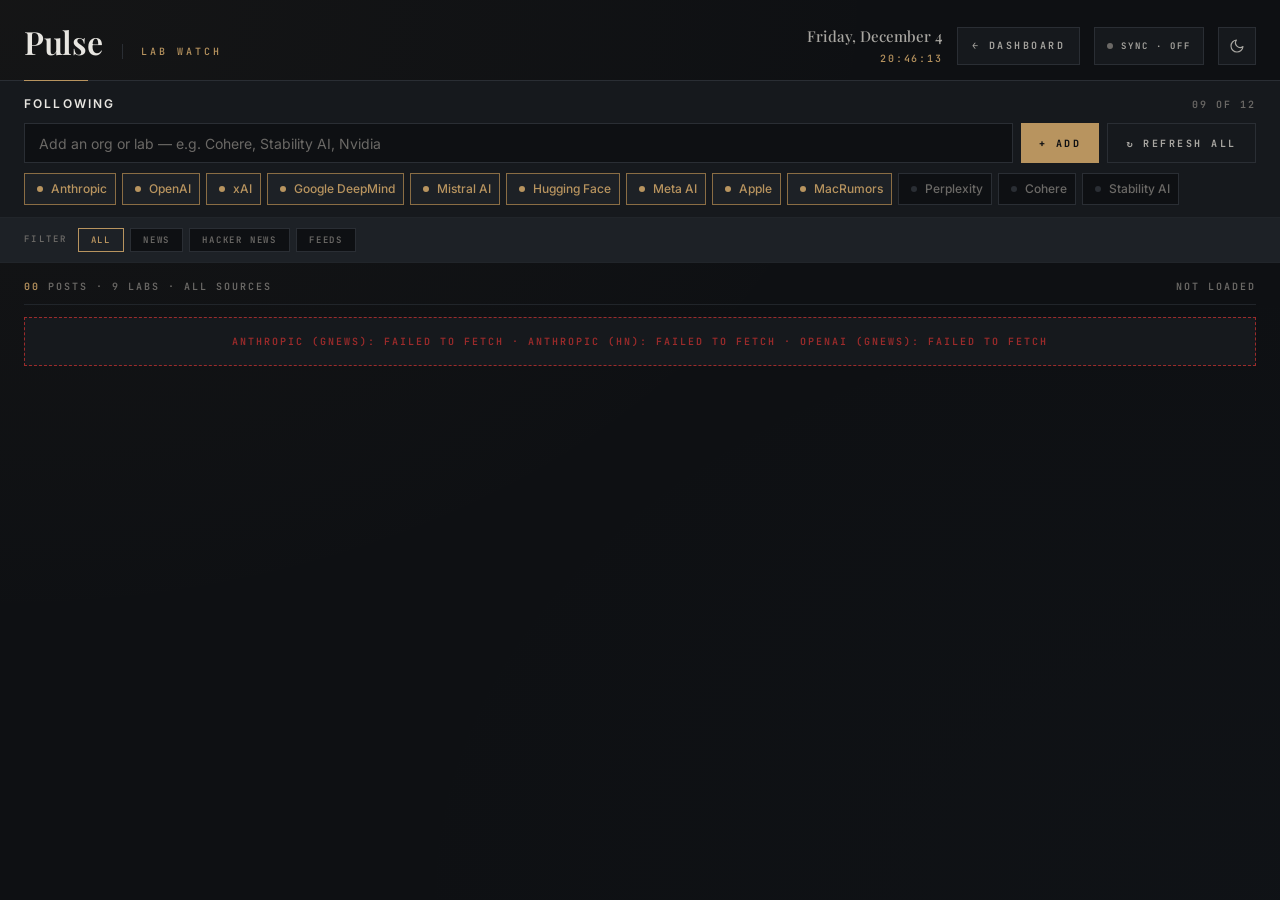
<file: apps/pulse.html>
<!DOCTYPE html>
<html lang="en">
<head>
<meta charset="UTF-8">
<meta name="viewport" content="width=device-width, initial-scale=1.0">
<title>Pulse — Daily Command</title>
<link rel="preconnect" href="https://fonts.googleapis.com">
<link rel="preconnect" href="https://fonts.gstatic.com" crossorigin>
<link href="https://fonts.googleapis.com/css2?family=Playfair+Display:wght@400;500;600;700&family=Inter:wght@300;400;500;600;700;800&family=JetBrains+Mono:wght@400;500;600;700&display=swap" rel="stylesheet">
<style>
  :root, [data-theme="dark"] {
    --bg: #0e1013;
    --bg-panel: #16191d;
    --bg-soft: #1d2126;
    --bg-hover: #22262c;
    --ink: #e8e6e1;
    --ink-soft: #a8a6a1;
    --ink-muted: #6b6966;
    --line: #2a2e34;
    --line-soft: #21252a;
    --accent: #b8945f;
    --accent-dim: #8a6d44;
    --urgent: #9c2b2b;
    --hn: #ff6600;
    --news: #4a6b50;
    --body-gradient-1: rgba(184, 148, 95, 0.04);
    --body-gradient-2: rgba(61, 91, 122, 0.03);
  }
  [data-theme="light"] {
    --bg: #f1ece2;
    --bg-panel: #fbf8f1;
    --bg-soft: #e9e3d5;
    --bg-hover: #ded6c4;
    --ink: #1a1614;
    --ink-soft: #4a453e;
    --ink-muted: #8a8680;
    --line: #c8bfae;
    --line-soft: #dcd4c2;
    --accent: #8a6d44;
    --accent-dim: #6b5433;
    --urgent: #8a2424;
    --hn: #cc5200;
    --news: #3f5a43;
    --body-gradient-1: rgba(138, 109, 68, 0.05);
    --body-gradient-2: rgba(47, 74, 99, 0.04);
  }

  * { box-sizing: border-box; margin: 0; padding: 0; }
  html, body { min-height: 100%; }
  body {
    font-family: 'Inter', sans-serif;
    background: var(--bg);
    color: var(--ink);
    font-size: 14px;
    line-height: 1.5;
    -webkit-font-smoothing: antialiased;
    background-image:
      radial-gradient(ellipse at top left, var(--body-gradient-1), transparent 50%),
      radial-gradient(ellipse at bottom right, var(--body-gradient-2), transparent 50%);
    transition: background-color 0.3s ease, color 0.3s ease;
  }

  .app { max-width: 1400px; margin: 0 auto; }

  /* ============ Header ============ */
  header {
    display: flex;
    justify-content: space-between;
    align-items: flex-end;
    padding: 18px 24px 14px;
    border-bottom: 1px solid var(--line);
    position: relative;
  }
  header::after {
    content: '';
    position: absolute;
    bottom: -1px; left: 24px;
    width: 64px; height: 1px;
    background: var(--accent);
  }
  .brand { display: flex; align-items: baseline; gap: 20px; }
  .brand-mark {
    font-family: 'Playfair Display', serif;
    font-weight: 600;
    font-size: 32px;
    letter-spacing: -0.01em;
    color: var(--ink);
  }
  .brand-sub {
    font-family: 'JetBrains Mono', monospace;
    font-size: 10px;
    letter-spacing: 0.3em;
    text-transform: uppercase;
    color: var(--accent);
    border-left: 1px solid var(--line);
    padding-left: 18px;
    font-weight: 500;
  }
  .header-right { display: flex; align-items: flex-start; gap: 14px; }
  .header-info { text-align: right; }
  .date-display {
    font-family: 'Playfair Display', serif;
    font-size: 15px;
    font-weight: 500;
    color: var(--ink-soft);
  }
  .time-display {
    font-family: 'JetBrains Mono', monospace;
    font-size: 10px;
    color: var(--accent);
    letter-spacing: 0.18em;
    margin-top: 4px;
    font-weight: 500;
  }
  .back-link, .theme-toggle {
    height: 38px;
    background: var(--bg-panel);
    border: 1px solid var(--line);
    color: var(--ink-soft);
    cursor: pointer;
    display: inline-flex;
    align-items: center;
    transition: all 0.2s;
    flex-shrink: 0;
    margin-top: 2px;
    font-family: 'JetBrains Mono', monospace;
    font-size: 10px;
    letter-spacing: 0.25em;
    text-transform: uppercase;
    font-weight: 600;
    text-decoration: none;
    padding: 0 14px;
  }
  .theme-toggle { width: 38px; padding: 0; justify-content: center; }
  .back-link:hover, .theme-toggle:hover { border-color: var(--accent); color: var(--accent); }
  .theme-toggle svg { width: 16px; height: 16px; stroke-width: 1.75; }
  .icon-sun { display: none; }
  .icon-moon { display: block; }
  [data-theme="light"] .icon-sun { display: block; }
  [data-theme="light"] .icon-moon { display: none; }

  /* ============ Subscriptions Bar ============ */
  .subs {
    padding: 14px 24px 12px;
    border-bottom: 1px solid var(--line-soft);
    background: var(--bg-panel);
  }
  .subs-head {
    display: flex;
    justify-content: space-between;
    align-items: baseline;
    margin-bottom: 10px;
  }
  .subs-title {
    font-family: 'Inter', sans-serif;
    font-size: 12px;
    font-weight: 600;
    letter-spacing: 0.18em;
    text-transform: uppercase;
    color: var(--ink);
  }
  .subs-meta {
    font-family: 'JetBrains Mono', monospace;
    font-size: 10px;
    color: var(--ink-muted);
    letter-spacing: 0.2em;
    text-transform: uppercase;
    font-weight: 600;
  }
  .subs-input-row {
    display: flex;
    align-items: center;
    gap: 8px;
    margin-bottom: 10px;
  }
  .subs-input {
    flex: 1;
    background: var(--bg);
    border: 1px solid var(--line);
    color: var(--ink);
    padding: 10px 14px;
    font-family: 'Inter', sans-serif;
    font-size: 14px;
    outline: none;
    transition: border-color 0.15s;
    height: 40px;
  }
  .subs-input:focus { border-color: var(--accent); }
  .subs-input::placeholder { color: var(--ink-muted); }
  .add-btn, .refresh-btn {
    background: var(--accent);
    color: var(--bg);
    border: none;
    padding: 10px 18px;
    font-family: 'JetBrains Mono', monospace;
    font-size: 10px;
    letter-spacing: 0.25em;
    text-transform: uppercase;
    cursor: pointer;
    font-weight: 700;
    transition: background 0.15s;
    height: 40px;
    white-space: nowrap;
  }
  .add-btn:hover, .refresh-btn:hover { background: var(--accent-dim); }
  [data-theme="light"] .add-btn, [data-theme="light"] .refresh-btn { color: #fbf8f1; }
  .refresh-btn.secondary {
    background: transparent;
    color: var(--ink-soft);
    border: 1px solid var(--line);
  }
  .refresh-btn.secondary:hover { background: var(--bg-soft); color: var(--accent); border-color: var(--accent); }
  [data-theme="light"] .refresh-btn.secondary { color: var(--ink-soft); }

  .lab-chips { display: flex; flex-wrap: wrap; gap: 6px; }
  .lab-chip {
    display: inline-flex;
    align-items: center;
    gap: 8px;
    background: var(--bg);
    border: 1px solid var(--line);
    color: var(--ink-muted);
    padding: 6px 8px 6px 12px;
    font-family: 'Inter', sans-serif;
    font-size: 12px;
    font-weight: 500;
    cursor: pointer;
    transition: all 0.15s;
    user-select: none;
  }
  .lab-chip:hover { border-color: var(--accent-dim); color: var(--ink-soft); }
  .lab-chip.enabled {
    color: var(--accent);
    border-color: var(--accent-dim);
    background: var(--bg-soft);
  }
  .lab-chip-mark {
    width: 6px;
    height: 6px;
    border-radius: 50%;
    background: var(--line);
    flex-shrink: 0;
    transition: background 0.15s;
  }
  .lab-chip.enabled .lab-chip-mark { background: var(--accent); }
  .lab-chip-remove {
    background: none;
    border: none;
    color: var(--ink-muted);
    cursor: pointer;
    font-size: 14px;
    line-height: 1;
    padding: 0 2px;
    margin-left: 2px;
    transition: color 0.15s;
  }
  .lab-chip-remove:hover { color: var(--urgent); }

  /* ============ Filter Bar ============ */
  .filter-bar {
    display: flex;
    gap: 6px;
    padding: 10px 24px;
    border-bottom: 1px solid var(--line-soft);
    background: var(--bg-soft);
    align-items: center;
  }
  .filter-label {
    font-family: 'JetBrains Mono', monospace;
    font-size: 9px;
    letter-spacing: 0.25em;
    text-transform: uppercase;
    color: var(--ink-muted);
    margin-right: 4px;
    font-weight: 600;
  }
  .filter-btn {
    background: var(--bg);
    border: 1px solid var(--line);
    color: var(--ink-muted);
    padding: 5px 12px;
    font-family: 'JetBrains Mono', monospace;
    font-size: 9px;
    letter-spacing: 0.2em;
    text-transform: uppercase;
    cursor: pointer;
    font-weight: 600;
    transition: all 0.15s;
  }
  .filter-btn:hover { color: var(--ink-soft); border-color: var(--accent-dim); }
  .filter-btn.active {
    color: var(--accent);
    border-color: var(--accent);
    background: var(--bg-soft);
  }

  /* ============ Feed ============ */
  .feed { padding: 16px 24px 40px; }

  .feed-empty {
    text-align: center;
    padding: 100px 20px;
    color: var(--ink-muted);
  }
  .feed-empty-mark {
    font-family: 'Playfair Display', serif;
    font-size: 56px;
    color: var(--ink-soft);
    margin-bottom: 16px;
    line-height: 1;
  }
  .feed-empty-title {
    font-family: 'Playfair Display', serif;
    font-size: 20px;
    color: var(--ink-soft);
    margin-bottom: 10px;
    font-weight: 500;
  }
  .feed-empty-sub {
    font-family: 'JetBrains Mono', monospace;
    font-size: 10px;
    letter-spacing: 0.25em;
    text-transform: uppercase;
  }

  .feed-status {
    display: flex;
    justify-content: space-between;
    align-items: baseline;
    padding-bottom: 10px;
    border-bottom: 1px solid var(--line-soft);
    margin-bottom: 12px;
    font-family: 'JetBrains Mono', monospace;
    font-size: 10px;
    letter-spacing: 0.2em;
    text-transform: uppercase;
    color: var(--ink-muted);
    font-weight: 600;
  }
  .feed-count { color: var(--accent); }

  .articles-grid {
    display: grid;
    grid-template-columns: repeat(auto-fill, minmax(300px, 1fr));
    gap: 10px;
  }

  .post-card {
    background: var(--bg-panel);
    border: 1px solid var(--line);
    border-left: 2px solid var(--line);
    padding: 10px 14px 12px;
    display: flex;
    flex-direction: column;
    gap: 6px;
    transition: all 0.15s;
    text-decoration: none;
    color: inherit;
    cursor: pointer;
  }
  .post-card:hover {
    background: var(--bg-soft);
    border-color: var(--accent-dim);
  }
  .post-card[data-source="hn"] { border-left-color: var(--hn); }
  .post-card[data-source="gnews"] { border-left-color: var(--news); }
  .post-card[data-source="rss"] { border-left-color: var(--accent); }
  .post-card.is-announcement {
    border-left-width: 3px;
    border-left-color: var(--accent);
    background: var(--bg-soft);
  }

  .post-meta {
    display: flex;
    flex-wrap: wrap;
    gap: 6px 10px;
    align-items: center;
    font-family: 'JetBrains Mono', monospace;
    font-size: 9px;
    letter-spacing: 0.18em;
    text-transform: uppercase;
    font-weight: 600;
  }
  .post-source-badge {
    padding: 2px 6px;
    border: 1px solid currentColor;
    line-height: 1;
  }
  .post-source-badge.hn { color: var(--hn); }
  .post-source-badge.gnews { color: var(--news); }
  .post-source-badge.rss { color: var(--accent); }
  .post-announce-badge {
    padding: 2px 6px;
    background: var(--accent);
    color: var(--bg);
    line-height: 1;
    font-weight: 700;
    letter-spacing: 0.16em;
  }
  [data-theme="light"] .post-announce-badge { color: #fbf8f1; }
  .post-lab { color: var(--accent); }
  .post-outlet { color: var(--ink-muted); }
  .post-time { color: var(--ink-muted); margin-left: auto; }

  .post-title {
    font-family: 'Playfair Display', serif;
    font-size: 15px;
    font-weight: 500;
    color: var(--ink);
    line-height: 1.3;
    letter-spacing: -0.005em;
  }
  .post-summary {
    font-size: 12.5px;
    color: var(--ink-soft);
    line-height: 1.5;
    display: -webkit-box;
    -webkit-line-clamp: 2;
    line-clamp: 2;
    -webkit-box-orient: vertical;
    overflow: hidden;
  }

  .post-skeleton {
    background: var(--bg-panel);
    border: 1px solid var(--line);
    height: 96px;
    position: relative;
    overflow: hidden;
  }
  .post-skeleton::after {
    content: '';
    position: absolute;
    inset: 0;
    background: linear-gradient(90deg, transparent, var(--bg-hover), transparent);
    animation: shimmer 1.4s infinite;
  }
  @keyframes shimmer { 0% { transform: translateX(-100%); } 100% { transform: translateX(100%); } }

  .feed-error {
    padding: 16px 20px;
    border: 1px dashed var(--urgent);
    background: var(--bg-panel);
    color: var(--urgent);
    font-family: 'JetBrains Mono', monospace;
    font-size: 10px;
    letter-spacing: 0.2em;
    text-transform: uppercase;
    text-align: center;
    font-weight: 600;
  }

  /* ============ Scrollbar ============ */
  ::-webkit-scrollbar { width: 8px; height: 8px; }
  ::-webkit-scrollbar-track { background: var(--bg); }
  ::-webkit-scrollbar-thumb { background: var(--line); }
  ::-webkit-scrollbar-thumb:hover { background: var(--accent-dim); }

  /* ============ Responsive ============ */
  @media (max-width: 800px) {
    header, .subs, .filter-bar, .feed { padding-left: 16px; padding-right: 16px; }
    header::after { left: 16px; }
    .subs-input-row { flex-wrap: wrap; }
    .articles-grid { grid-template-columns: 1fr; }
  }
  @media (max-width: 600px) {
    header { flex-direction: column; align-items: flex-start; gap: 14px; }
  }
</style>
</head>
<body>
<div class="app">
  <header>
    <div class="brand">
      <div class="brand-mark">Pulse</div>
      <div class="brand-sub">Lab Watch</div>
    </div>
    <div class="header-right">
      <div class="header-info">
        <div class="date-display" id="dateDisplay">—</div>
        <div class="time-display" id="timeDisplay">—</div>
      </div>
      <a href="../index.html" class="back-link" title="Return to dashboard">← Dashboard</a>
      <button class="theme-toggle" id="themeToggle" title="Toggle theme" aria-label="Toggle theme">
        <svg class="icon-moon" viewBox="0 0 24 24" fill="none" stroke="currentColor" stroke-linecap="round" stroke-linejoin="round"><path d="M21 12.79A9 9 0 1 1 11.21 3 7 7 0 0 0 21 12.79z"></path></svg>
        <svg class="icon-sun" viewBox="0 0 24 24" fill="none" stroke="currentColor" stroke-linecap="round" stroke-linejoin="round"><circle cx="12" cy="12" r="4"></circle><path d="M12 2v2M12 20v2M4.93 4.93l1.41 1.41M17.66 17.66l1.41 1.41M2 12h2M20 12h2M4.93 19.07l1.41-1.41M17.66 6.34l1.41-1.41"></path></svg>
      </button>
    </div>
  </header>

  <section class="subs">
    <div class="subs-head">
      <div class="subs-title">Following</div>
      <div class="subs-meta" id="subsCount">00 active</div>
    </div>
    <div class="subs-input-row">
      <input type="text" class="subs-input" id="labInput" placeholder="Add an org or lab — e.g. Cohere, Stability AI, Nvidia">
      <button class="add-btn" id="addBtn">+ Add</button>
      <button class="refresh-btn secondary" id="refreshBtn" title="Refresh all feeds">↻ Refresh All</button>
    </div>
    <div class="lab-chips" id="chips"></div>
  </section>

  <section class="filter-bar">
    <span class="filter-label">Filter</span>
    <button class="filter-btn active" data-filter="all">All</button>
    <button class="filter-btn" data-filter="gnews">News</button>
    <button class="filter-btn" data-filter="hn">Hacker News</button>
    <button class="filter-btn" data-filter="rss">Feeds</button>
  </section>

  <section class="feed" id="feed"></section>
</div>

<script src="../sync.js"></script>
<script>
// ============ Storage ============
const STATE_KEY = 'pulse-state-v1';
const THEME_KEY = 'daily-command-theme';
const CACHE_TTL_MS = 15 * 60 * 1000;

const storage = {
  get(key) { try { return localStorage.getItem(key); } catch (e) { return null; } },
  set(key, value) { try { localStorage.setItem(key, value); } catch (e) {} }
};

// ============ Defaults ============
// Pre-seeded: the major AI labs + tech outlets.
// Default sources: gnews + hn search. Outlets with their own RSS use 'rss'.
const PRESET_LABS = [
  { name: 'Anthropic',       enabled: true,  source: 'preset' },
  { name: 'OpenAI',          enabled: true,  source: 'preset' },
  { name: 'xAI',             enabled: true,  source: 'preset' },
  { name: 'Google DeepMind', enabled: true,  source: 'preset' },
  { name: 'Mistral AI',      enabled: true,  source: 'preset' },
  { name: 'Hugging Face',    enabled: true,  source: 'preset' },
  { name: 'Meta AI',         enabled: true,  source: 'preset' },
  { name: 'Apple',           enabled: true,  source: 'preset' },
  { name: 'MacRumors',       enabled: true,  source: 'preset', sources: ['rss'], rssUrl: 'https://feeds.macrumors.com/MacRumors-Front' },
  { name: 'Perplexity',      enabled: false, source: 'preset' },
  { name: 'Cohere',          enabled: false, source: 'preset' },
  { name: 'Stability AI',    enabled: false, source: 'preset' },
];

// Default sources for any lab that doesn't override
function getLabSources(lab) {
  return Array.isArray(lab.sources) && lab.sources.length ? lab.sources : ['gnews', 'hn'];
}

// ============ Announcement Ranking ============
// Boost titles that signal new features/devices/tech releases.
// Penalize business/legal/personnel news.
const ANNOUNCE_WORDS = [
  'announce', 'announces', 'announced', 'announcing', 'announcement',
  'launch', 'launches', 'launched', 'launching',
  'release', 'releases', 'released', 'releasing',
  'introduce', 'introduces', 'introduced', 'introducing',
  'unveil', 'unveils', 'unveiled', 'unveiling',
  'debut', 'debuts',
  'reveal', 'reveals', 'revealed', 'revealing',
  'ships', 'shipping', 'now available', 'now shipping',
  'rolls out', 'rolling out', 'rolled out',
  'launches with', 'arrives', 'arrived', 'arriving',
];
const PRODUCT_WORDS = [
  'feature', 'features',
  'model', 'models',
  'device', 'devices',
  'chip', 'chips', 'silicon', 'processor', 'soc',
  'app', 'apps',
  'tool', 'tools', 'toolkit',
  'api', 'sdk',
  'version',
  'update', 'updates', 'updated',
  'beta', 'preview', 'public preview', 'rolls',
  'agent', 'agents', 'assistant',
  'iphone', 'ipad', 'mac', 'macbook', 'airpods', 'apple watch',
  'vision pro', 'homepod', 'pixel', 'tensor',
  'ios', 'ipados', 'macos', 'watchos', 'visionos', 'tvos',
  'gpt', 'claude', 'gemini', 'grok', 'llama', 'mistral',
  'sonnet', 'opus', 'haiku', 'o1', 'o3', 'o4',
];
const NEGATIVE_WORDS = [
  'lawsuit', 'sue', 'sued', 'sues', 'settlement', 'settles',
  'earnings', 'revenue', 'stock', 'shares', 'valuation', 'ipo',
  'fires', 'fired', 'hires', 'hired', 'resigns', 'resigned',
  'departure', 'leaves', 'departing', 'steps down',
  'investigation', 'investigate', 'regulator', 'regulatory',
  'antitrust', 'monopoly', 'fine', 'fined',
  'opinion', 'op-ed', 'editorial', 'analysis',
  'interview', 'q&a',
  'tariff', 'sanction',
];

function announcementScore(post) {
  const text = `${post.title || ''} ${post.summary || ''}`.toLowerCase();
  let bonus = 0;
  if (ANNOUNCE_WORDS.some(w => text.includes(w))) bonus += 4;
  let productHits = 0;
  for (const w of PRODUCT_WORDS) if (text.includes(w)) productHits++;
  bonus += Math.min(productHits, 2); // cap product matches at 2
  if (NEGATIVE_WORDS.some(w => text.includes(w))) bonus -= 3;
  return bonus;
}

// Composite rank: each bonus point ~= 2 hours of "freshness" boost.
// Lower returned value = higher priority.
function rankScore(post) {
  const ageMin = post.pubDate ? (Date.now() - new Date(post.pubDate).getTime()) / 60000 : 1440 * 7;
  const bonus = announcementScore(post);
  return ageMin - (bonus * 120);
}

// ============ State ============
// state.labs: [{ name, enabled, source: 'preset'|'custom' }]
// state.cache: { 'LabName|gnews': { items, fetchedAt }, 'LabName|hn': {...} }
// state.filter: 'all' | 'gnews' | 'hn'
let state = { labs: PRESET_LABS.slice(), cache: {}, filter: 'all' };

function loadState() {
  const raw = storage.get(STATE_KEY);
  if (!raw) return;
  try {
    const parsed = JSON.parse(raw);
    if (parsed && Array.isArray(parsed.labs)) {
      // Merge presets (in case new ones added) with saved
      const savedByName = Object.fromEntries(parsed.labs.map(l => [l.name, l]));
      const merged = [];
      for (const preset of PRESET_LABS) {
        const saved = savedByName[preset.name];
        merged.push(saved ? { ...preset, enabled: saved.enabled } : preset);
      }
      // Append customs
      for (const lab of parsed.labs) {
        if (lab.source === 'custom' && !merged.find(m => m.name === lab.name)) {
          merged.push(lab);
        }
      }
      state.labs = merged;
      state.cache = parsed.cache || {};
      state.filter = parsed.filter || 'all';
    }
  } catch (e) {}
}

function saveState() { storage.set(STATE_KEY, JSON.stringify(state)); }

// ============ Theme + Clock ============
function initTheme() {
  document.documentElement.setAttribute('data-theme', storage.get(THEME_KEY) || 'dark');
}
document.getElementById('themeToggle').addEventListener('click', () => {
  const cur = document.documentElement.getAttribute('data-theme') || 'dark';
  const next = cur === 'dark' ? 'light' : 'dark';
  document.documentElement.setAttribute('data-theme', next);
  storage.set(THEME_KEY, next);
});

function updateClock() {
  const now = new Date();
  document.getElementById('dateDisplay').textContent = now.toLocaleDateString('en-US', { weekday: 'long', month: 'long', day: 'numeric' });
  document.getElementById('timeDisplay').textContent = now.toLocaleTimeString('en-US', { hour: '2-digit', minute: '2-digit', second: '2-digit', hour12: false });
}

// ============ Utilities ============
function esc(s) { return String(s).replace(/[&<>"']/g, c => ({'&':'&amp;','<':'&lt;','>':'&gt;','"':'&quot;',"'":'&#39;'})[c]); }
function stripHtml(html) {
  const d = document.createElement('div');
  d.innerHTML = html || '';
  return (d.textContent || '').replace(/\s+/g, ' ').trim();
}
function formatRelative(iso) {
  if (!iso) return '';
  const diff = Date.now() - new Date(iso).getTime();
  const min = Math.floor(diff / 60000);
  if (min < 1) return 'Just now';
  if (min < 60) return `${min}m ago`;
  const hr = Math.floor(min / 60);
  if (hr < 24) return `${hr}h ago`;
  const day = Math.floor(hr / 24);
  return `${day}d ago`;
}
function splitTitleSource(title) {
  const m = (title || '').match(/^(.*?)\s+[-–—]\s+([^-–—]+)$/);
  if (m) return { title: m[1].trim(), source: m[2].trim() };
  return { title: title || '', source: '' };
}

// ============ Source URL builders ============
function gnewsUrl(query) {
  // Quote for exact match — helps for short names like "Mistral AI"
  return `https://news.google.com/rss/search?q=${encodeURIComponent('"' + query + '"')}&hl=en-US&gl=US&ceid=US:en`;
}
function hnUrl(query) {
  // hnrss.org with min 20 points = signal not noise
  return `https://hnrss.org/newest?q=${encodeURIComponent(query)}&points=20`;
}
function rss2json(feedUrl) {
  return `https://api.rss2json.com/v1/api.json?rss_url=${encodeURIComponent(feedUrl)}`;
}

// ============ Fetch ============
async function fetchSource(labObj, sourceKey) {
  const labName = labObj.name;
  let feedUrl;
  if (sourceKey === 'gnews') feedUrl = gnewsUrl(labName);
  else if (sourceKey === 'hn') feedUrl = hnUrl(labName);
  else if (sourceKey === 'rss') feedUrl = labObj.rssUrl;
  else throw new Error(`Unknown source: ${sourceKey}`);
  if (!feedUrl) throw new Error('Missing feed URL');

  const apiUrl = rss2json(feedUrl);
  const res = await fetch(apiUrl);
  if (!res.ok) throw new Error(`HTTP ${res.status}`);
  const data = await res.json();
  if (data.status !== 'ok') throw new Error(data.message || 'Feed error');

  const feedTitle = data.feed?.title || labName;

  return (data.items || []).map(raw => {
    if (sourceKey === 'gnews') {
      const { title, source } = splitTitleSource(raw.title);
      return {
        source: 'gnews',
        lab: labName,
        title,
        outlet: source,
        summary: stripHtml(raw.description).slice(0, 220),
        link: raw.link,
        pubDate: raw.pubDate || null,
        guid: raw.guid || raw.link,
      };
    } else if (sourceKey === 'hn') {
      return {
        source: 'hn',
        lab: labName,
        title: raw.title || '',
        outlet: 'Hacker News',
        summary: stripHtml(raw.description).slice(0, 220),
        link: raw.link,
        pubDate: raw.pubDate || null,
        guid: raw.guid || raw.link,
      };
    } else {
      // direct RSS feed
      return {
        source: 'rss',
        lab: labName,
        title: raw.title || '',
        outlet: feedTitle,
        summary: stripHtml(raw.description).slice(0, 220),
        link: raw.link,
        pubDate: raw.pubDate || null,
        guid: raw.guid || raw.link,
      };
    }
  });
}

async function refreshLabSource(labObj, sourceKey, force = false) {
  const key = `${labObj.name}|${sourceKey}`;
  const entry = state.cache[key];
  const fresh = entry && entry.fetchedAt && (Date.now() - new Date(entry.fetchedAt).getTime() < CACHE_TTL_MS);
  if (fresh && !force && entry.items && !entry.error) return;

  state.cache[key] = { ...(entry || {}), loading: true, error: null };
  try {
    const items = await fetchSource(labObj, sourceKey);
    state.cache[key] = { items, fetchedAt: new Date().toISOString(), loading: false };
  } catch (e) {
    state.cache[key] = {
      items: entry?.items || [],
      fetchedAt: entry?.fetchedAt || null,
      loading: false,
      error: e.message || 'Failed',
    };
  }
}

async function refreshAll(force = false) {
  const enabled = state.labs.filter(l => l.enabled);
  renderFeed();
  await Promise.all(enabled.flatMap(lab =>
    getLabSources(lab).map(srcKey => refreshLabSource(lab, srcKey, force))
  ));
  saveState();
  renderFeed();
}

// ============ Aggregation ============
function aggregatedItems() {
  const seen = new Set();
  const items = [];
  for (const lab of state.labs) {
    if (!lab.enabled) continue;
    for (const sourceKey of getLabSources(lab)) {
      if (state.filter !== 'all' && state.filter !== sourceKey) continue;
      const entry = state.cache[`${lab.name}|${sourceKey}`];
      if (!entry || !entry.items) continue;
      for (const item of entry.items) {
        if (seen.has(item.link)) continue;
        seen.add(item.link);
        items.push(item);
      }
    }
  }
  // Composite ranking: announcements bubble up, then by recency
  items.sort((a, b) => rankScore(a) - rankScore(b));
  return items;
}

function isAnyLoading() {
  return state.labs.some(l => l.enabled && getLabSources(l).some(k => state.cache[`${l.name}|${k}`]?.loading));
}

function lastUpdatedAt() {
  let latest = 0;
  for (const lab of state.labs) {
    if (!lab.enabled) continue;
    for (const k of getLabSources(lab)) {
      const t = state.cache[`${lab.name}|${k}`]?.fetchedAt;
      if (t) latest = Math.max(latest, new Date(t).getTime());
    }
  }
  return latest ? new Date(latest).toISOString() : null;
}

// ============ Render: chips ============
function renderChips() {
  const chipsEl = document.getElementById('chips');
  const enabled = state.labs.filter(l => l.enabled).length;
  document.getElementById('subsCount').textContent = `${String(enabled).padStart(2, '0')} of ${String(state.labs.length).padStart(2, '0')}`;
  chipsEl.innerHTML = state.labs.map(lab => `
    <div class="lab-chip${lab.enabled ? ' enabled' : ''}" data-lab="${esc(lab.name)}" data-source="${lab.source}">
      <span class="lab-chip-mark"></span>
      <span class="lab-chip-name">${esc(lab.name)}</span>
      ${lab.source === 'custom' ? '<button class="lab-chip-remove" data-action="remove" title="Remove">×</button>' : ''}
    </div>
  `).join('');
  chipsEl.querySelectorAll('.lab-chip').forEach(el => {
    el.addEventListener('click', e => {
      if (e.target.dataset.action === 'remove') {
        e.stopPropagation();
        removeLab(el.dataset.lab);
      } else {
        toggleLab(el.dataset.lab);
      }
    });
  });
}

// ============ Render: feed ============
function renderFeed() {
  const feedEl = document.getElementById('feed');
  const enabled = state.labs.filter(l => l.enabled);

  if (enabled.length === 0) {
    feedEl.innerHTML = `
      <div class="feed-empty">
        <div class="feed-empty-mark">¶</div>
        <div class="feed-empty-title">No labs enabled</div>
        <div class="feed-empty-sub">Toggle a chip above to follow it</div>
      </div>`;
    return;
  }

  const items = aggregatedItems();
  const loading = isAnyLoading();
  const lastAt = lastUpdatedAt();

  let header = `
    <div class="feed-status">
      <span><span class="feed-count">${String(items.length).padStart(2, '0')}</span> POSTS · ${enabled.length} LABS · ${state.filter === 'all' ? 'ALL SOURCES' : state.filter.toUpperCase()}</span>
      <span>${loading ? 'Refreshing…' : (lastAt ? `Updated ${formatRelative(lastAt)}` : 'Not loaded')}</span>
    </div>
  `;

  if (items.length === 0 && loading) {
    feedEl.innerHTML = header + `<div class="articles-grid">${Array(6).fill('<div class="post-skeleton"></div>').join('')}</div>`;
    return;
  }

  if (items.length === 0) {
    // Show errors if any source failed to load
    const errors = [];
    for (const lab of enabled) {
      for (const k of getLabSources(lab)) {
        const e = state.cache[`${lab.name}|${k}`]?.error;
        if (e) errors.push(`${lab.name} (${k.toUpperCase()}): ${e}`);
      }
    }
    feedEl.innerHTML = header + (errors.length
      ? `<div class="feed-error">${esc(errors.slice(0, 3).join(' · '))}</div>`
      : `<div class="feed-empty"><div class="feed-empty-mark">¶</div><div class="feed-empty-sub">No posts yet — refresh to fetch</div></div>`);
    return;
  }

  feedEl.innerHTML = header + `<div class="articles-grid">${items.map(renderPost).join('')}</div>`;
}

function renderPost(post) {
  const sourceLabel = post.source === 'gnews' ? 'NEWS' : (post.source === 'hn' ? 'HN' : 'FEED');
  const score = announcementScore(post);
  const isAnnouncement = score >= 4;
  return `
    <a class="post-card${isAnnouncement ? ' is-announcement' : ''}" data-source="${post.source}" href="${esc(post.link)}" target="_blank" rel="noopener noreferrer">
      <div class="post-meta">
        ${isAnnouncement ? '<span class="post-announce-badge">★ NEW</span>' : ''}
        <span class="post-source-badge ${post.source}">${sourceLabel}</span>
        <span class="post-lab">${esc(post.lab)}</span>
        ${post.outlet ? `<span class="post-outlet">${esc(post.outlet)}</span>` : ''}
        <span class="post-time">${esc(formatRelative(post.pubDate))}</span>
      </div>
      <div class="post-title">${esc(post.title)}</div>
      ${post.summary ? `<div class="post-summary">${esc(post.summary)}</div>` : ''}
    </a>
  `;
}

// ============ Operations ============
function normalizeLabName(t) { return (t || '').trim().replace(/\s+/g, ' '); }

function addLab(raw) {
  const name = normalizeLabName(raw);
  if (!name) return;
  if (state.labs.some(l => l.name.toLowerCase() === name.toLowerCase())) return;
  const lab = { name, enabled: true, source: 'custom' };
  state.labs.push(lab);
  saveState();
  renderChips();
  renderFeed();
  Promise.all(getLabSources(lab).map(s => refreshLabSource(lab, s, true)))
    .then(() => { saveState(); renderFeed(); });
}

function removeLab(name) {
  const lab = state.labs.find(l => l.name === name);
  state.labs = state.labs.filter(l => l.name !== name);
  if (lab) for (const k of getLabSources(lab)) delete state.cache[`${name}|${k}`];
  saveState();
  renderChips();
  renderFeed();
}

function toggleLab(name) {
  const lab = state.labs.find(l => l.name === name);
  if (!lab) return;
  lab.enabled = !lab.enabled;
  saveState();
  renderChips();
  renderFeed();
  if (lab.enabled) {
    Promise.all(getLabSources(lab).map(s => refreshLabSource(lab, s, false)))
      .then(() => { saveState(); renderFeed(); });
  }
}

// ============ Input + Filters ============
const labInput = document.getElementById('labInput');
document.getElementById('addBtn').addEventListener('click', () => {
  addLab(labInput.value); labInput.value = ''; labInput.focus();
});
labInput.addEventListener('keydown', e => {
  if (e.key === 'Enter') { addLab(labInput.value); labInput.value = ''; }
});
document.getElementById('refreshBtn').addEventListener('click', () => refreshAll(true));

document.querySelectorAll('.filter-btn').forEach(btn => {
  btn.addEventListener('click', () => {
    state.filter = btn.dataset.filter;
    saveState();
    document.querySelectorAll('.filter-btn').forEach(b => b.classList.toggle('active', b.dataset.filter === state.filter));
    renderFeed();
  });
});

// Cross-tab sync
window.addEventListener('storage', e => {
  if (e.key === THEME_KEY && e.newValue) document.documentElement.setAttribute('data-theme', e.newValue);
  if (e.key === STATE_KEY) { loadState(); renderChips(); renderFeed(); }
});

// ============ Init ============
async function init() {
  if (window.cloudSync && window.cloudSync.ready) {
    try { await window.cloudSync.ready; } catch (e) {}
  }
  initTheme();
  loadState();
  // Sync filter button active state with loaded filter
  document.querySelectorAll('.filter-btn').forEach(b => b.classList.toggle('active', b.dataset.filter === state.filter));
  renderChips();
  renderFeed();
  updateClock();
  setInterval(updateClock, 1000);
  refreshAll(false);
}
init();
</script>
</body>
</html>
</file>
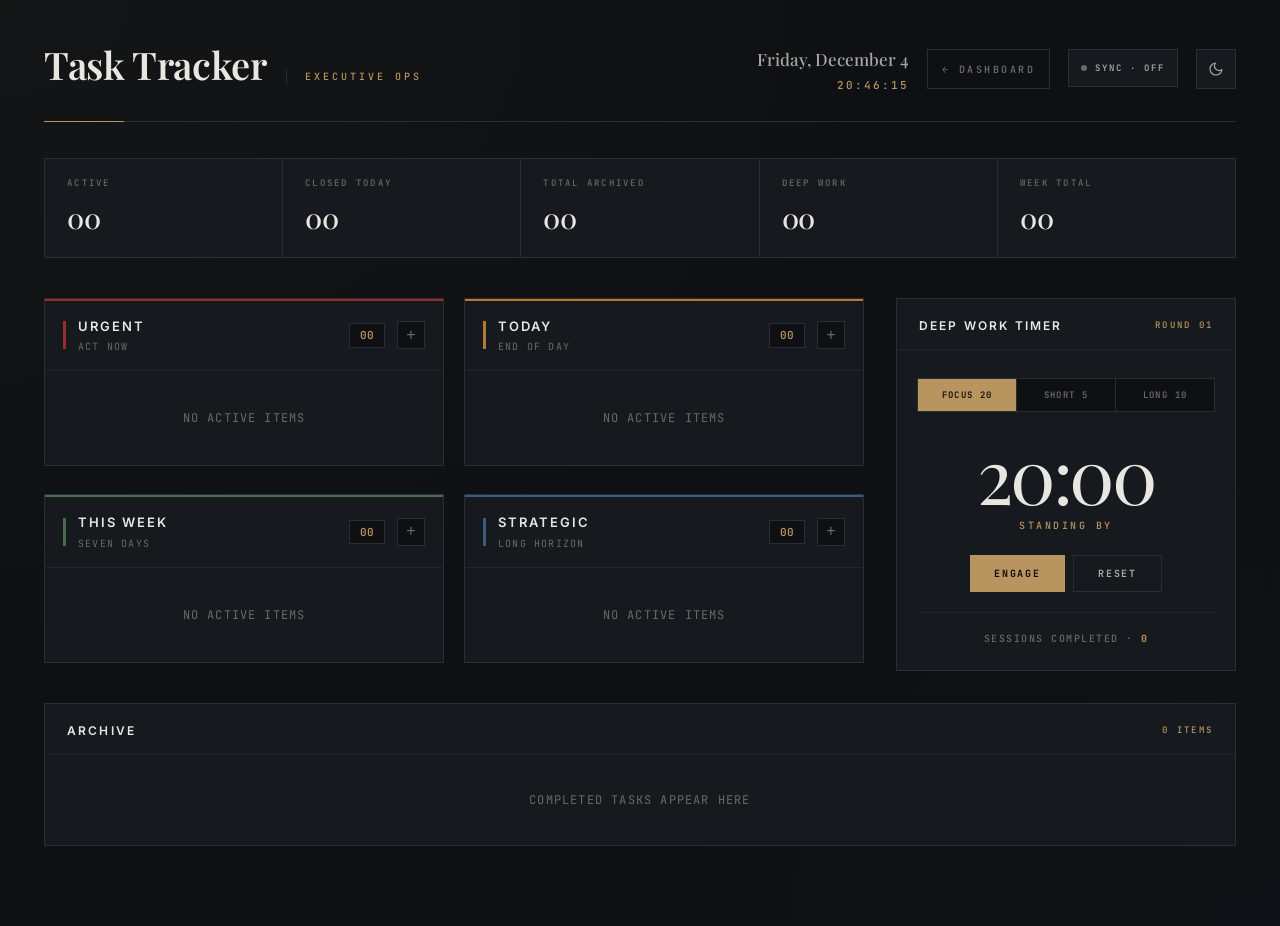
<file: apps/tasks.html>
<!DOCTYPE html>
<html lang="en">
<head>
<meta charset="UTF-8">
<meta name="viewport" content="width=device-width, initial-scale=1.0">
<title>Daily Command — Task Tracker</title>
<link rel="preconnect" href="https://fonts.googleapis.com">
<link rel="preconnect" href="https://fonts.gstatic.com" crossorigin>
<link href="https://fonts.googleapis.com/css2?family=Playfair+Display:wght@400;500;600;700&family=Inter:wght@300;400;500;600;700;800&family=JetBrains+Mono:wght@400;500;600;700&display=swap" rel="stylesheet">
<style>
  :root, [data-theme="dark"] {
    --bg: #0e1013;
    --bg-panel: #16191d;
    --bg-soft: #1d2126;
    --bg-hover: #22262c;
    --ink: #e8e6e1;
    --ink-soft: #a8a6a1;
    --ink-muted: #6b6966;
    --line: #2a2e34;
    --line-soft: #21252a;
    --accent: #b8945f;
    --accent-dim: #8a6d44;
    --urgent: #9c2b2b;
    --today: #b57832;
    --week: #4a6b50;
    --long: #3d5b7a;
    --checkbox-check: var(--bg);
    --pomo-btn-text: var(--bg);
    --body-gradient-1: rgba(184, 148, 95, 0.04);
    --body-gradient-2: rgba(61, 91, 122, 0.03);
  }
  [data-theme="light"] {
    --bg: #f1ece2;
    --bg-panel: #fbf8f1;
    --bg-soft: #e9e3d5;
    --bg-hover: #ded6c4;
    --ink: #1a1614;
    --ink-soft: #4a453e;
    --ink-muted: #8a8680;
    --line: #c8bfae;
    --line-soft: #dcd4c2;
    --accent: #8a6d44;
    --accent-dim: #6b5433;
    --urgent: #8a2424;
    --today: #9a6428;
    --week: #3f5a43;
    --long: #2f4a63;
    --checkbox-check: #fbf8f1;
    --pomo-btn-text: #fbf8f1;
    --body-gradient-1: rgba(138, 109, 68, 0.05);
    --body-gradient-2: rgba(47, 74, 99, 0.04);
  }
  * { box-sizing: border-box; margin: 0; padding: 0; }
  body {
    font-family: 'Inter', sans-serif;
    background: var(--bg);
    color: var(--ink);
    min-height: 100vh;
    font-size: 14px;
    line-height: 1.5;
    -webkit-font-smoothing: antialiased;
    background-image:
      radial-gradient(ellipse at top left, var(--body-gradient-1), transparent 50%),
      radial-gradient(ellipse at bottom right, var(--body-gradient-2), transparent 50%);
    transition: background-color 0.3s ease, color 0.3s ease;
  }
  .app { max-width: 1440px; margin: 0 auto; padding: 36px 44px 80px; }

  header {
    display: flex;
    justify-content: space-between;
    align-items: flex-end;
    padding-bottom: 28px;
    border-bottom: 1px solid var(--line);
    margin-bottom: 36px;
    position: relative;
  }
  header::after {
    content: '';
    position: absolute;
    bottom: -1px; left: 0;
    width: 80px; height: 1px;
    background: var(--accent);
  }
  .brand { display: flex; align-items: baseline; gap: 20px; }
  .brand-mark {
    font-family: 'Playfair Display', serif;
    font-weight: 600;
    font-size: 38px;
    letter-spacing: -0.01em;
    color: var(--ink);
  }
  .brand-sub {
    font-family: 'JetBrains Mono', monospace;
    font-size: 10px;
    letter-spacing: 0.3em;
    text-transform: uppercase;
    color: var(--accent);
    border-left: 1px solid var(--line);
    padding-left: 18px;
    font-weight: 500;
  }
  .header-right { text-align: right; display: flex; align-items: flex-start; gap: 18px; }
  .header-info { text-align: right; }
  .back-link {
    font-family: 'JetBrains Mono', monospace;
    font-size: 10px;
    letter-spacing: 0.25em;
    text-transform: uppercase;
    color: var(--ink-muted);
    text-decoration: none;
    border: 1px solid var(--line);
    padding: 10px 14px;
    height: 40px;
    display: inline-flex;
    align-items: center;
    transition: all 0.2s;
    font-weight: 600;
    margin-top: 2px;
  }
  .back-link:hover { color: var(--accent); border-color: var(--accent); }
  .theme-toggle {
    width: 40px;
    height: 40px;
    background: var(--bg-panel);
    border: 1px solid var(--line);
    color: var(--ink-soft);
    cursor: pointer;
    display: flex;
    align-items: center;
    justify-content: center;
    transition: all 0.2s;
    flex-shrink: 0;
    margin-top: 2px;
  }
  .theme-toggle:hover { border-color: var(--accent); color: var(--accent); }
  .theme-toggle svg { width: 16px; height: 16px; stroke-width: 1.75; }
  .theme-toggle .icon-sun { display: none; }
  .theme-toggle .icon-moon { display: block; }
  [data-theme="light"] .theme-toggle .icon-sun { display: block; }
  [data-theme="light"] .theme-toggle .icon-moon { display: none; }
  .date-display {
    font-family: 'Playfair Display', serif;
    font-size: 17px;
    font-weight: 500;
    color: var(--ink-soft);
  }
  .time-display {
    font-family: 'JetBrains Mono', monospace;
    font-size: 11px;
    color: var(--accent);
    letter-spacing: 0.18em;
    margin-top: 4px;
    font-weight: 500;
  }

  .stats-bar {
    display: grid;
    grid-template-columns: repeat(5, 1fr);
    gap: 1px;
    background: var(--line);
    border: 1px solid var(--line);
    margin-bottom: 40px;
  }
  .stat {
    background: var(--bg-panel);
    padding: 18px 22px;
    display: flex;
    flex-direction: column;
    gap: 6px;
    position: relative;
    transition: background 0.15s;
  }
  .stat:hover { background: var(--bg-soft); }
  .stat-label {
    font-family: 'JetBrains Mono', monospace;
    font-size: 9px;
    letter-spacing: 0.25em;
    text-transform: uppercase;
    color: var(--ink-muted);
    font-weight: 500;
  }
  .stat-value {
    font-family: 'Playfair Display', serif;
    font-size: 28px;
    font-weight: 500;
    letter-spacing: -0.01em;
    color: var(--ink);
  }

  .main-grid { display: grid; grid-template-columns: 1fr 340px; gap: 32px; }
  .columns { display: grid; grid-template-columns: repeat(2, 1fr); gap: 20px; align-items: start; }

  .column {
    background: var(--bg-panel);
    border: 1px solid var(--line);
    overflow: hidden;
    display: flex;
    flex-direction: column;
    position: relative;
  }
  .column::before {
    content: '';
    position: absolute;
    top: 0; left: 0;
    width: 100%; height: 2px;
  }
  .column[data-cat="urgent"]::before { background: var(--urgent); }
  .column[data-cat="today"]::before { background: var(--today); }
  .column[data-cat="week"]::before { background: var(--week); }
  .column[data-cat="long"]::before { background: var(--long); }

  .column-header {
    padding: 18px 18px 16px;
    border-bottom: 1px solid var(--line-soft);
    display: flex;
    align-items: center;
    justify-content: space-between;
  }
  .column-title { display: flex; align-items: center; gap: 12px; }
  .column-indicator {
    width: 3px; height: 28px;
    flex-shrink: 0;
  }
  .column[data-cat="urgent"] .column-indicator { background: var(--urgent); }
  .column[data-cat="today"] .column-indicator { background: var(--today); }
  .column[data-cat="week"] .column-indicator { background: var(--week); }
  .column[data-cat="long"] .column-indicator { background: var(--long); }
  .column-name {
    font-family: 'Inter', sans-serif;
    font-weight: 600;
    font-size: 13px;
    letter-spacing: 0.15em;
    text-transform: uppercase;
    color: var(--ink);
  }
  .column-meta {
    font-family: 'JetBrains Mono', monospace;
    font-size: 10px;
    color: var(--ink-muted);
    letter-spacing: 0.12em;
    margin-top: 3px;
    text-transform: uppercase;
  }

  .column-header-right { display: flex; align-items: center; gap: 12px; }
  .column-count {
    font-family: 'JetBrains Mono', monospace;
    font-size: 11px;
    color: var(--accent);
    background: var(--bg);
    border: 1px solid var(--line);
    padding: 3px 10px;
    min-width: 28px;
    text-align: center;
    font-weight: 600;
  }

  .add-btn {
    width: 28px;
    height: 28px;
    border: 1px solid var(--line);
    background: var(--bg);
    color: var(--ink-muted);
    font-size: 16px;
    line-height: 1;
    cursor: pointer;
    display: flex;
    align-items: center;
    justify-content: center;
    transition: all 0.15s;
    flex-shrink: 0;
    padding-bottom: 1px;
    font-weight: 400;
  }
  .add-btn:hover {
    border-color: var(--accent);
    color: var(--accent);
    background: var(--bg-soft);
  }

  .add-row {
    display: none;
    padding: 12px 18px;
    border-bottom: 1px solid var(--line-soft);
    gap: 8px;
    align-items: center;
    background: var(--bg-soft);
  }
  .add-row.visible { display: flex; }
  .add-row input {
    flex: 1;
    border: none;
    background: transparent;
    font-family: 'Inter', sans-serif;
    font-size: 14px;
    color: var(--ink);
    padding: 4px 0;
    outline: none;
  }
  .add-row input::placeholder { color: var(--ink-muted); }
  .add-row-cancel {
    background: none;
    border: none;
    cursor: pointer;
    color: var(--ink-muted);
    font-size: 18px;
    line-height: 1;
    padding: 0 2px;
    transition: color 0.15s;
  }
  .add-row-cancel:hover { color: var(--urgent); }

  .task-list { padding: 2px 0; }

  .empty-state {
    padding: 36px 20px;
    text-align: center;
    color: var(--ink-muted);
    font-size: 12px;
    font-family: 'JetBrains Mono', monospace;
    letter-spacing: 0.1em;
    text-transform: uppercase;
  }

  .task {
    padding: 11px 18px 11px 8px;
    border-bottom: 1px solid var(--line-soft);
    transition: background 0.12s;
    position: relative;
  }
  .task:last-child { border-bottom: none; }
  .task:hover { background: var(--bg-soft); }
  .task.expanded { background: var(--bg-soft); }
  .task.expanded::before {
    content: '';
    position: absolute;
    left: 0; top: 0; bottom: 0;
    width: 2px;
    background: var(--accent);
  }
  .task.dragging {
    opacity: 0.4;
    background: var(--bg-hover);
  }
  .task.drag-over-top { box-shadow: inset 0 2px 0 var(--accent); }
  .task.drag-over-bottom { box-shadow: inset 0 -2px 0 var(--accent); }

  .drag-handle {
    display: flex;
    align-items: center;
    justify-content: center;
    width: 14px;
    flex-shrink: 0;
    cursor: grab;
    color: var(--ink-muted);
    opacity: 0;
    transition: opacity 0.15s, color 0.15s;
    align-self: stretch;
    margin-top: -11px;
    margin-bottom: -11px;
    padding: 11px 0;
    user-select: none;
    font-family: 'JetBrains Mono', monospace;
    font-size: 12px;
    line-height: 1;
    letter-spacing: -2px;
  }
  .drag-handle:hover { color: var(--accent); }
  .drag-handle:active { cursor: grabbing; }
  .task:hover .drag-handle { opacity: 1; }
  .task.dragging .drag-handle { cursor: grabbing; opacity: 1; color: var(--accent); }

  .task-main { display: flex; align-items: flex-start; gap: 10px; }

  .checkbox {
    width: 16px; height: 16px;
    border: 1.5px solid var(--line);
    cursor: pointer;
    flex-shrink: 0;
    margin-top: 2px;
    position: relative;
    transition: all 0.15s;
    background: var(--bg);
  }
  .checkbox:hover { border-color: var(--accent); }
  .checkbox.checked { background: var(--accent); border-color: var(--accent); }
  .checkbox.checked::after {
    content: '';
    position: absolute;
    left: 4px; top: 1px;
    width: 5px; height: 9px;
    border: solid var(--checkbox-check);
    border-width: 0 1.5px 1.5px 0;
    transform: rotate(45deg);
  }

  .task-body { flex: 1; min-width: 0; }
  .task-text {
    font-size: 14px;
    word-wrap: break-word;
    cursor: text;
    color: var(--ink);
    font-weight: 400;
  }
  .task-text.done { color: var(--ink-muted); text-decoration: line-through; }
  .task-text[contenteditable="true"] { outline: none; background: var(--bg); padding: 2px 6px; border: 1px solid var(--accent-dim); }

  .task-actions { display: flex; gap: 4px; opacity: 0; transition: opacity 0.15s; }
  .task:hover .task-actions { opacity: 1; }
  .task-btn {
    background: none;
    border: 1px solid var(--line);
    cursor: pointer;
    font-family: 'JetBrains Mono', monospace;
    font-size: 9px;
    letter-spacing: 0.15em;
    color: var(--ink-muted);
    padding: 3px 8px;
    transition: all 0.15s;
    font-weight: 600;
  }
  .task-btn:hover { background: var(--urgent); color: var(--ink); border-color: var(--urgent); }

  .subtask-zone {
    display: none;
    margin-top: 10px;
    margin-left: 28px;
    padding-left: 14px;
    border-left: 1px solid var(--line);
  }
  .task.expanded .subtask-zone { display: block; }

  .subtask { display: flex; align-items: flex-start; gap: 10px; padding: 5px 0; }
  .checkbox.small { width: 12px; height: 12px; border-width: 1px; }
  .checkbox.small.checked::after { left: 2.5px; top: 0; width: 4px; height: 7px; border-width: 0 1px 1px 0; }
  .subtask-text { font-size: 13px; color: var(--ink-soft); flex: 1; }
  .subtask-text.done { text-decoration: line-through; color: var(--ink-muted); }
  .subtask-text[contenteditable="true"] { outline: none; background: var(--bg); padding: 2px 6px; border: 1px solid var(--accent-dim); }
  .subtask-del {
    background: none;
    border: none;
    cursor: pointer;
    color: var(--ink-muted);
    font-size: 14px;
    line-height: 1;
    padding: 0 4px;
    opacity: 0;
    transition: opacity 0.15s;
  }
  .subtask:hover .subtask-del { opacity: 1; }
  .subtask-del:hover { color: var(--urgent); }

  .subtask-input-row { margin-top: 8px; display: flex; gap: 8px; align-items: center; }
  .subtask-input-row::before {
    content: '+';
    color: var(--accent);
    font-family: 'JetBrains Mono', monospace;
    font-size: 13px;
    font-weight: 600;
  }
  .subtask-input-row input {
    flex: 1;
    border: none;
    background: transparent;
    font-family: 'Inter', sans-serif;
    font-size: 13px;
    color: var(--ink);
    outline: none;
    padding: 2px 0;
  }
  .subtask-input-row input::placeholder { color: var(--ink-muted); }

  .sidebar { display: flex; flex-direction: column; gap: 20px; }
  .panel {
    background: var(--bg-panel);
    border: 1px solid var(--line);
    overflow: hidden;
    position: relative;
  }
  .panel-header {
    padding: 18px 22px 14px;
    border-bottom: 1px solid var(--line-soft);
    display: flex;
    justify-content: space-between;
    align-items: center;
  }
  .panel-title {
    font-family: 'Inter', sans-serif;
    font-size: 12px;
    font-weight: 600;
    letter-spacing: 0.18em;
    text-transform: uppercase;
    color: var(--ink);
  }
  .panel-sub {
    font-family: 'JetBrains Mono', monospace;
    font-size: 9px;
    letter-spacing: 0.25em;
    text-transform: uppercase;
    color: var(--accent);
    font-weight: 500;
  }

  .pomodoro { padding: 28px 20px 24px; text-align: center; }
  .pomo-mode-switcher {
    display: flex;
    gap: 1px;
    background: var(--line);
    border: 1px solid var(--line);
    margin-bottom: 24px;
    overflow: hidden;
  }
  .pomo-mode {
    flex: 1;
    background: var(--bg);
    border: none;
    padding: 10px 6px;
    font-family: 'JetBrains Mono', monospace;
    font-size: 9px;
    letter-spacing: 0.15em;
    text-transform: uppercase;
    color: var(--ink-muted);
    cursor: pointer;
    transition: all 0.15s;
    font-weight: 600;
  }
  .pomo-mode:hover { color: var(--ink-soft); }
  .pomo-mode.active { background: var(--accent); color: var(--pomo-btn-text); }
  .pomo-time {
    font-family: 'Playfair Display', serif;
    font-size: 76px;
    font-weight: 400;
    letter-spacing: -0.04em;
    line-height: 1;
    margin: 12px 0 6px;
    font-variant-numeric: tabular-nums;
    color: var(--ink);
  }
  .pomo-status {
    font-family: 'JetBrains Mono', monospace;
    font-size: 10px;
    letter-spacing: 0.25em;
    text-transform: uppercase;
    color: var(--accent);
    margin-bottom: 22px;
    font-weight: 500;
  }
  .pomo-controls { display: flex; gap: 8px; justify-content: center; }
  .pomo-btn {
    background: var(--accent);
    color: var(--pomo-btn-text);
    border: none;
    padding: 11px 24px;
    font-family: 'JetBrains Mono', monospace;
    font-size: 10px;
    letter-spacing: 0.18em;
    text-transform: uppercase;
    cursor: pointer;
    transition: all 0.15s;
    font-weight: 700;
  }
  .pomo-btn:hover { background: var(--accent-dim); }
  .pomo-btn.secondary {
    background: transparent;
    color: var(--ink-soft);
    border: 1px solid var(--line);
  }
  .pomo-btn.secondary:hover { background: var(--bg-soft); color: var(--ink); border-color: var(--accent); }
  .pomo-count {
    margin-top: 20px;
    padding-top: 18px;
    border-top: 1px solid var(--line-soft);
    font-family: 'JetBrains Mono', monospace;
    font-size: 10px;
    letter-spacing: 0.15em;
    color: var(--ink-muted);
    text-transform: uppercase;
    font-weight: 500;
  }
  .pomo-count strong { color: var(--accent); font-weight: 700; }

  .archive-panel { margin-top: 32px; }
  .archive-list { max-height: 520px; overflow-y: auto; }
  .archive-group { border-bottom: 1px solid var(--line-soft); }
  .archive-group:last-child { border-bottom: none; }
  .archive-date {
    padding: 11px 22px 8px;
    font-family: 'JetBrains Mono', monospace;
    font-size: 9px;
    letter-spacing: 0.25em;
    text-transform: uppercase;
    color: var(--accent);
    background: var(--bg-soft);
    font-weight: 600;
  }
  .archive-item {
    padding: 10px 22px;
    display: flex;
    align-items: flex-start;
    gap: 10px;
    font-size: 13px;
    color: var(--ink-soft);
    border-top: 1px solid var(--line-soft);
  }
  .archive-cat { width: 6px; height: 6px; margin-top: 7px; flex-shrink: 0; }
  .archive-text { flex: 1; text-decoration: line-through; }
  .archive-restore {
    background: none;
    border: 1px solid var(--line);
    cursor: pointer;
    font-family: 'JetBrains Mono', monospace;
    font-size: 9px;
    letter-spacing: 0.15em;
    color: var(--ink-muted);
    padding: 3px 8px;
    opacity: 0;
    transition: all 0.15s;
    font-weight: 600;
  }
  .archive-item:hover .archive-restore { opacity: 1; }
  .archive-restore:hover { color: var(--accent); border-color: var(--accent); }
  .clear-archive {
    padding: 12px 22px;
    text-align: center;
    border-top: 1px solid var(--line-soft);
    background: var(--bg-soft);
  }
  .clear-archive button {
    background: none;
    border: 1px solid var(--line);
    cursor: pointer;
    font-family: 'JetBrains Mono', monospace;
    font-size: 9px;
    letter-spacing: 0.2em;
    text-transform: uppercase;
    color: var(--ink-muted);
    padding: 6px 14px;
    transition: all 0.15s;
    font-weight: 600;
  }
  .clear-archive button:hover { color: var(--urgent); border-color: var(--urgent); }

  @keyframes fadeIn { from { opacity: 0; transform: translateY(-4px); } to { opacity: 1; transform: translateY(0); } }
  .task, .subtask, .archive-item { animation: fadeIn 0.2s ease-out; }

  ::-webkit-scrollbar { width: 8px; height: 8px; }
  ::-webkit-scrollbar-track { background: var(--bg); }
  ::-webkit-scrollbar-thumb { background: var(--line); }
  ::-webkit-scrollbar-thumb:hover { background: var(--accent-dim); }

  @media (max-width: 1100px) { .main-grid { grid-template-columns: 1fr; } .sidebar { order: -1; } .pomo-time { font-size: 62px; } }
  @media (max-width: 700px) { .app { padding: 20px; } .columns { grid-template-columns: 1fr; } .stats-bar { grid-template-columns: repeat(2, 1fr); } header { flex-direction: column; align-items: flex-start; gap: 12px; } .header-right { text-align: left; } }
</style>
</head>
<body>
<div class="app">
  <header>
    <div class="brand">
      <div class="brand-mark">Task Tracker</div>
      <div class="brand-sub">Executive Ops</div>
    </div>
    <div class="header-right">
      <div class="header-info">
        <div class="date-display" id="dateDisplay">—</div>
        <div class="time-display" id="timeDisplay">—</div>
      </div>
      <a href="../index.html" class="back-link" title="Return to dashboard">← Dashboard</a>
      <button class="theme-toggle" id="themeToggle" title="Toggle theme" aria-label="Toggle theme">
        <svg class="icon-moon" viewBox="0 0 24 24" fill="none" stroke="currentColor" stroke-linecap="round" stroke-linejoin="round"><path d="M21 12.79A9 9 0 1 1 11.21 3 7 7 0 0 0 21 12.79z"></path></svg>
        <svg class="icon-sun" viewBox="0 0 24 24" fill="none" stroke="currentColor" stroke-linecap="round" stroke-linejoin="round"><circle cx="12" cy="12" r="4"></circle><path d="M12 2v2M12 20v2M4.93 4.93l1.41 1.41M17.66 17.66l1.41 1.41M2 12h2M20 12h2M4.93 19.07l1.41-1.41M17.66 6.34l1.41-1.41"></path></svg>
      </button>
    </div>
  </header>

  <div class="stats-bar">
    <div class="stat"><div class="stat-label">Active</div><div class="stat-value" id="statActive">0</div></div>
    <div class="stat"><div class="stat-label">Closed Today</div><div class="stat-value" id="statToday">0</div></div>
    <div class="stat"><div class="stat-label">Total Archived</div><div class="stat-value" id="statArchive">0</div></div>
    <div class="stat"><div class="stat-label">Deep Work</div><div class="stat-value" id="statPomos">0</div></div>
    <div class="stat"><div class="stat-label">Week Total</div><div class="stat-value" id="statPomosToday">0</div></div>
  </div>

  <div class="main-grid">
    <div class="columns" id="columns"></div>
    <aside class="sidebar">
      <div class="panel">
        <div class="panel-header">
          <div class="panel-title">Deep Work Timer</div>
          <div class="panel-sub" id="pomoRound">Round 01</div>
        </div>
        <div class="pomodoro">
          <div class="pomo-mode-switcher">
            <button class="pomo-mode active" data-mode="focus">Focus 20</button>
            <button class="pomo-mode" data-mode="short">Short 5</button>
            <button class="pomo-mode" data-mode="long">Long 10</button>
          </div>
          <div class="pomo-time" id="pomoTime">20:00</div>
          <div class="pomo-status" id="pomoStatus">Standing By</div>
          <div class="pomo-controls">
            <button class="pomo-btn" id="pomoStart">Engage</button>
            <button class="pomo-btn secondary" id="pomoReset">Reset</button>
          </div>
          <div class="pomo-count">Sessions Completed · <strong id="pomoTotal">0</strong></div>
        </div>
      </div>
    </aside>
  </div>

  <div class="panel archive-panel">
    <div class="panel-header">
      <div class="panel-title">Archive</div>
      <div class="panel-sub" id="archiveCount">0 items</div>
    </div>
    <div class="archive-list" id="archiveList"><div class="empty-state">Completed tasks appear here</div></div>
    <div class="clear-archive" id="clearArchiveWrap" style="display:none">
      <button id="clearArchive">Purge Archive</button>
    </div>
  </div>
</div>

<script src="../sync.js"></script>
<script>
// Persistent localStorage wrapper — replaces the prior window.storage API.
const storage = {
  get(key) {
    try { return { value: localStorage.getItem(key) }; } catch (e) { return { value: null }; }
  },
  set(key, value) {
    try { localStorage.setItem(key, value); } catch (e) {}
  }
};

const CATEGORIES = [
  { key: 'urgent', name: 'Urgent', meta: 'Act Now' },
  { key: 'today', name: 'Today', meta: 'End of Day' },
  { key: 'week', name: 'This Week', meta: 'Seven Days' },
  { key: 'long', name: 'Strategic', meta: 'Long Horizon' }
];

let state = {
  tasks: { urgent: [], today: [], week: [], long: [] },
  archive: [],
  pomodoro: { total: 0, weekCount: 0, weekStart: weekStartString(), round: 1 }
};

function saveState() {
  storage.set('daily-command-state-v2', JSON.stringify(state));
}

function loadState() {
  const r = storage.get('daily-command-state-v2');
  if (r && r.value) {
    try {
      const loaded = JSON.parse(r.value);
      state = { ...state, ...loaded };
      if (state.pomodoro.weekStart !== weekStartString()) {
        state.pomodoro.weekCount = 0;
        state.pomodoro.weekStart = weekStartString();
      }
      return;
    } catch (e) {}
  }
  const old = storage.get('daily-command-state');
  if (old && old.value) {
    try {
      const loaded = JSON.parse(old.value);
      state = { ...state, ...loaded };
      if (state.pomodoro.weekStart !== weekStartString()) {
        state.pomodoro.weekCount = 0;
        state.pomodoro.weekStart = weekStartString();
      }
    } catch (e) {}
  }
}

function todayString() {
  const d = new Date();
  return `${d.getFullYear()}-${String(d.getMonth()+1).padStart(2,'0')}-${String(d.getDate()).padStart(2,'0')}`;
}

function weekStartString() {
  const d = new Date(); const day = d.getDay(); d.setDate(d.getDate() - day);
  return `${d.getFullYear()}-${String(d.getMonth()+1).padStart(2,'0')}-${String(d.getDate()).padStart(2,'0')}`;
}

function formatDate(d) { return d.toLocaleDateString('en-US', { weekday: 'long', month: 'long', day: 'numeric' }); }
function formatDateShort(iso) { const d = new Date(iso); return d.toLocaleDateString('en-US', { month: 'short', day: 'numeric', year: 'numeric' }); }
function uid() { return Date.now().toString(36) + Math.random().toString(36).slice(2,7); }
function esc(s) { return String(s).replace(/[&<>"']/g, c=>({'&':'&amp;','<':'&lt;','>':'&gt;','"':'&quot;',"'":'&#39;'})[c]); }

function updateClock() {
  const now = new Date();
  document.getElementById('dateDisplay').textContent = formatDate(now);
  document.getElementById('timeDisplay').textContent = now.toLocaleTimeString('en-US',{hour:'2-digit',minute:'2-digit',second:'2-digit',hour12:false});
}

let expandedTaskId = null;

function renderColumns() {
  const container = document.getElementById('columns');
  container.innerHTML = CATEGORIES.map(cat => {
    const tasks = state.tasks[cat.key] || [];
    const activeCount = tasks.filter(t => !t.done).length;
    return `
      <section class="column" data-cat="${cat.key}">
        <div class="column-header">
          <div class="column-title">
            <span class="column-indicator"></span>
            <div>
              <div class="column-name">${cat.name}</div>
              <div class="column-meta">${cat.meta}</div>
            </div>
          </div>
          <div class="column-header-right">
            <div class="column-count">${String(activeCount).padStart(2,'0')}</div>
            <button class="add-btn" data-cat="${cat.key}" title="Add task">+</button>
          </div>
        </div>
        <div class="add-row" id="add-row-${cat.key}">
          <input type="text" placeholder="New directive…" data-cat="${cat.key}" class="task-add-input">
          <button class="add-row-cancel" data-cat="${cat.key}">×</button>
        </div>
        <div class="task-list">
          ${tasks.length === 0 ? '<div class="empty-state">No active items</div>' : tasks.map(t => renderTask(t, cat.key)).join('')}
        </div>
      </section>
    `;
  }).join('');
  attachListeners();
  updateStats();
}

function renderTask(task, cat) {
  const subtasks = task.subtasks || [];
  const isExpanded = expandedTaskId === task.id;
  return `
    <div class="task${isExpanded ? ' expanded' : ''}" data-id="${task.id}" data-cat="${cat}" draggable="true">
      <div class="task-main">
        <div class="drag-handle" data-action="drag" title="Drag to reorder">⋮⋮</div>
        <div class="checkbox${task.done ? ' checked' : ''}" data-action="toggle"></div>
        <div class="task-body">
          <div class="task-text${task.done ? ' done' : ''}" data-action="edit">${esc(task.text)}</div>
          <div class="subtask-zone">
            ${subtasks.map(st => `
              <div class="subtask" data-sid="${st.id}">
                <div class="checkbox small${st.done ? ' checked' : ''}" data-action="toggle-sub"></div>
                <div class="subtask-text${st.done ? ' done' : ''}" data-action="edit-sub">${esc(st.text)}</div>
                <button class="subtask-del" data-action="del-sub">×</button>
              </div>
            `).join('')}
            ${!task.done ? `<div class="subtask-input-row"><input type="text" placeholder="Add sub-item…" class="subtask-add-input"></div>` : ''}
          </div>
        </div>
        <div class="task-actions">
          <button class="task-btn" data-action="delete">DELETE</button>
        </div>
      </div>
    </div>
  `;
}

function attachListeners() {
  document.querySelectorAll('.add-btn').forEach(btn => {
    btn.addEventListener('click', () => {
      const cat = btn.dataset.cat;
      const row = document.getElementById(`add-row-${cat}`);
      row.classList.add('visible');
      row.querySelector('input').focus();
    });
  });

  document.querySelectorAll('.add-row-cancel').forEach(btn => {
    btn.addEventListener('click', () => {
      const cat = btn.dataset.cat;
      const row = document.getElementById(`add-row-${cat}`);
      row.classList.remove('visible');
      row.querySelector('input').value = '';
    });
  });

  document.querySelectorAll('.task-add-input').forEach(input => {
    input.addEventListener('keydown', e => {
      if (e.key === 'Enter' && input.value.trim()) {
        addTask(input.dataset.cat, input.value.trim());
        input.value = '';
        const row = document.getElementById(`add-row-${input.dataset.cat}`);
        row.classList.remove('visible');
      }
      if (e.key === 'Escape') {
        const row = document.getElementById(`add-row-${input.dataset.cat}`);
        row.classList.remove('visible');
        input.value = '';
      }
    });
  });

  document.querySelectorAll('.column').forEach(col => {
    col.addEventListener('click', handleColClick);
    col.addEventListener('keydown', handleColKeydown);
  });

  document.querySelectorAll('.task').forEach(taskEl => {
    taskEl.addEventListener('dragstart', handleDragStart);
    taskEl.addEventListener('dragend', handleDragEnd);
    taskEl.addEventListener('dragover', handleDragOver);
    taskEl.addEventListener('dragleave', handleDragLeave);
    taskEl.addEventListener('drop', handleDrop);
  });
}

let draggedTaskId = null;
let draggedTaskCat = null;

function handleDragStart(e) {
  if (e.target.closest('[contenteditable="true"]') || e.target.tagName === 'INPUT') {
    e.preventDefault();
    return;
  }
  draggedTaskId = this.dataset.id;
  draggedTaskCat = this.dataset.cat;
  this.classList.add('dragging');
  e.dataTransfer.effectAllowed = 'move';
  e.dataTransfer.setData('text/plain', draggedTaskId);
}

function handleDragEnd(e) {
  this.classList.remove('dragging');
  document.querySelectorAll('.task').forEach(t => {
    t.classList.remove('drag-over-top', 'drag-over-bottom');
  });
  draggedTaskId = null;
  draggedTaskCat = null;
}

function handleDragOver(e) {
  e.preventDefault();
  if (!draggedTaskId) return;
  if (this.dataset.cat !== draggedTaskCat) return;
  if (this.dataset.id === draggedTaskId) return;

  const rect = this.getBoundingClientRect();
  const midpoint = rect.top + rect.height / 2;
  this.classList.remove('drag-over-top', 'drag-over-bottom');
  if (e.clientY < midpoint) {
    this.classList.add('drag-over-top');
  } else {
    this.classList.add('drag-over-bottom');
  }
  e.dataTransfer.dropEffect = 'move';
}

function handleDragLeave(e) {
  this.classList.remove('drag-over-top', 'drag-over-bottom');
}

function handleDrop(e) {
  e.preventDefault();
  e.stopPropagation();
  if (!draggedTaskId) return;
  if (this.dataset.cat !== draggedTaskCat) return;
  if (this.dataset.id === draggedTaskId) return;

  const targetId = this.dataset.id;
  const cat = draggedTaskCat;
  const rect = this.getBoundingClientRect();
  const dropAfter = (e.clientY >= rect.top + rect.height / 2);

  this.classList.remove('drag-over-top', 'drag-over-bottom');

  const list = state.tasks[cat];
  const fromIdx = list.findIndex(t => t.id === draggedTaskId);
  if (fromIdx === -1) return;
  const [moved] = list.splice(fromIdx, 1);
  let toIdx = list.findIndex(t => t.id === targetId);
  if (toIdx === -1) { list.splice(fromIdx, 0, moved); return; }
  if (dropAfter) toIdx++;
  list.splice(toIdx, 0, moved);
  saveState();
  renderColumns();
}

function handleColClick(e) {
  const taskEl = e.target.closest('.task');
  if (!taskEl) return;
  const action = e.target.dataset.action;
  const taskId = taskEl.dataset.id;
  const cat = taskEl.dataset.cat;

  if (action === 'toggle') { toggleTask(cat, taskId); return; }
  if (action === 'delete') { if (expandedTaskId === taskId) expandedTaskId = null; deleteTask(cat, taskId); return; }
  if (action === 'edit') { makeEditable(e.target, 'task', cat, taskId); return; }
  if (action === 'toggle-sub') { const sub = e.target.closest('.subtask'); toggleSubtask(cat, taskId, sub.dataset.sid); return; }
  if (action === 'edit-sub') { const sub = e.target.closest('.subtask'); makeEditable(e.target, 'subtask', cat, taskId, sub.dataset.sid); return; }
  if (action === 'del-sub') { const sub = e.target.closest('.subtask'); deleteSubtask(cat, taskId, sub.dataset.sid); return; }

  if (!e.target.closest('.task-actions') && !e.target.closest('.checkbox') && !e.target.closest('.subtask-zone')) {
    expandedTaskId = (expandedTaskId === taskId) ? null : taskId;
    renderColumns();
  }
}

function handleColKeydown(e) {
  if (e.target.classList.contains('subtask-add-input') && e.key === 'Enter' && e.target.value.trim()) {
    const taskEl = e.target.closest('.task');
    addSubtask(taskEl.dataset.cat, taskEl.dataset.id, e.target.value.trim());
    e.target.value = '';
  }
}

function makeEditable(el, type, cat, taskId, subId) {
  el.setAttribute('contenteditable', 'true');
  el.focus();
  const range = document.createRange(); range.selectNodeContents(el);
  const sel = window.getSelection(); sel.removeAllRanges(); sel.addRange(range);
  const finish = () => {
    el.removeAttribute('contenteditable');
    const newText = el.textContent.trim();
    if (!newText) { el.textContent = type === 'task' ? getTask(cat,taskId)?.text : getSubtask(cat,taskId,subId)?.text; return; }
    if (type === 'task') { const t = getTask(cat,taskId); if(t){t.text=newText; saveState();} }
    else { const s = getSubtask(cat,taskId,subId); if(s){s.text=newText; saveState();} }
  };
  el.addEventListener('blur', finish, {once:true});
  el.addEventListener('keydown', e => {
    if (e.key==='Enter'){e.preventDefault();el.blur();}
    if (e.key==='Escape'){el.textContent=type==='task'?getTask(cat,taskId)?.text:getSubtask(cat,taskId,subId)?.text;el.blur();}
  });
}

function getTask(cat,id){return state.tasks[cat]?.find(t=>t.id===id);}
function getSubtask(cat,taskId,subId){return getTask(cat,taskId)?.subtasks?.find(s=>s.id===subId);}

function addTask(cat, text) {
  state.tasks[cat].unshift({id:uid(),text,done:false,subtasks:[],createdAt:new Date().toISOString()});
  saveState(); renderColumns();
}

function toggleTask(cat, id) {
  const task = getTask(cat,id); if(!task) return;
  task.done = !task.done;
  if (task.done) {
    state.archive.unshift({...task,category:cat,completedAt:new Date().toISOString()});
    state.tasks[cat] = state.tasks[cat].filter(t=>t.id!==id);
    if (expandedTaskId === id) expandedTaskId = null;
  }
  saveState(); renderColumns(); renderArchive();
}

function deleteTask(cat,id){ state.tasks[cat]=state.tasks[cat].filter(t=>t.id!==id); saveState(); renderColumns(); }

function addSubtask(cat,taskId,text){
  const task=getTask(cat,taskId); if(!task) return;
  if(!task.subtasks)task.subtasks=[];
  task.subtasks.push({id:uid(),text,done:false});
  saveState(); renderColumns();
}

function toggleSubtask(cat,taskId,subId){
  const sub=getSubtask(cat,taskId,subId); if(sub){sub.done=!sub.done;saveState();renderColumns();}
}

function deleteSubtask(cat,taskId,subId){
  const task=getTask(cat,taskId); if(task){task.subtasks=task.subtasks.filter(s=>s.id!==subId);saveState();renderColumns();}
}

function renderArchive() {
  const container = document.getElementById('archiveList');
  const countEl = document.getElementById('archiveCount');
  const clearWrap = document.getElementById('clearArchiveWrap');
  countEl.textContent = `${state.archive.length} item${state.archive.length!==1?'s':''}`;
  if (state.archive.length===0) { container.innerHTML='<div class="empty-state">Completed tasks appear here</div>'; clearWrap.style.display='none'; return; }
  clearWrap.style.display='block';
  const groups={};
  state.archive.forEach(t=>{const date=t.completedAt?t.completedAt.slice(0,10):'unknown';if(!groups[date])groups[date]=[];groups[date].push(t);});
  const today=todayString();
  const yesterday=(()=>{const d=new Date();d.setDate(d.getDate()-1);return `${d.getFullYear()}-${String(d.getMonth()+1).padStart(2,'0')}-${String(d.getDate()).padStart(2,'0')}`;})();
  container.innerHTML=Object.keys(groups).sort().reverse().map(date=>{
    let label=formatDateShort(date);
    if(date===today)label='Today'; else if(date===yesterday)label='Yesterday';
    return `<div class="archive-group"><div class="archive-date">${label}</div>${groups[date].map(t=>`<div class="archive-item" data-id="${t.id}"><div class="archive-cat" style="background:var(--${t.category==='long'?'long':t.category})"></div><div class="archive-text">${esc(t.text)}</div><button class="archive-restore" data-action="restore">RESTORE</button></div>`).join('')}</div>`;
  }).join('');
  container.querySelectorAll('.archive-item').forEach(item=>{item.querySelector('.archive-restore').addEventListener('click',()=>restoreTask(item.dataset.id));});
  updateStats();
}

function restoreTask(id){
  const idx=state.archive.findIndex(t=>t.id===id); if(idx===-1) return;
  const task=state.archive[idx]; const {category,completedAt,...rest}=task; rest.done=false;
  state.tasks[category||'today'].unshift(rest); state.archive.splice(idx,1);
  saveState(); renderColumns(); renderArchive();
}

document.getElementById('clearArchive').addEventListener('click',()=>{
  if(confirm('Purge the entire archive? This action cannot be undone.')){state.archive=[];saveState();renderArchive();}
});

function updateStats(){
  document.getElementById('statActive').textContent=String(Object.values(state.tasks).reduce((s,a)=>s+a.filter(t=>!t.done).length,0)).padStart(2,'0');
  document.getElementById('statToday').textContent=String(state.archive.filter(t=>t.completedAt&&t.completedAt.slice(0,10)===todayString()).length).padStart(2,'0');
  document.getElementById('statArchive').textContent=String(state.archive.length).padStart(2,'0');
  document.getElementById('statPomos').textContent=String(state.pomodoro.total).padStart(2,'0');
  document.getElementById('statPomosToday').textContent=String(state.pomodoro.weekCount).padStart(2,'0');
  document.getElementById('pomoTotal').textContent=state.pomodoro.total;
}

const pomoModes={focus:{duration:20*60,label:'Deep Focus'},short:{duration:5*60,label:'Short Recovery'},long:{duration:10*60,label:'Long Recovery'}};
let pomoState={mode:'focus',remaining:pomoModes.focus.duration,running:false,interval:null};

function renderPomo(){
  const mins=Math.floor(pomoState.remaining/60),secs=pomoState.remaining%60;
  document.getElementById('pomoTime').textContent=`${String(mins).padStart(2,'0')}:${String(secs).padStart(2,'0')}`;
  document.getElementById('pomoStatus').textContent=pomoState.running?pomoModes[pomoState.mode].label:'Standing By';
  document.getElementById('pomoStart').textContent=pomoState.running?'Pause':'Engage';
  document.getElementById('pomoRound').textContent=`Round ${String(state.pomodoro.round).padStart(2,'0')}`;
  document.querySelectorAll('.pomo-mode').forEach(b=>b.classList.toggle('active',b.dataset.mode===pomoState.mode));
  document.title=pomoState.running?`${String(mins).padStart(2,'0')}:${String(secs).padStart(2,'0')} — Daily Command`:'Daily Command — Task Tracker';
}

function pomoTick(){if(pomoState.remaining<=0){pomoComplete();return;}pomoState.remaining--;renderPomo();}

function pomoComplete(){
  clearInterval(pomoState.interval);pomoState.running=false;
  if(pomoState.mode==='focus'){
    if(state.pomodoro.weekStart!==weekStartString()){state.pomodoro.weekCount=0;state.pomodoro.weekStart=weekStartString();}
    state.pomodoro.total++;state.pomodoro.weekCount++;state.pomodoro.round++;
  }
  playDing();
  if(Notification.permission==='granted')new Notification('Daily Command',{body:pomoState.mode==='focus'?'Session complete. Stand down for recovery.':'Recovery complete. Ready to engage.'});
  alert(pomoState.mode==='focus'?'✓ Session complete. Stand down for recovery.':'✓ Recovery complete. Ready to engage.');
  switchPomoMode(pomoState.mode==='focus'?(state.pomodoro.round%4===0?'long':'short'):'focus');
  saveState();updateStats();
}

function playDing(){
  try{
    const ctx=new(window.AudioContext||window.webkitAudioContext)();
    const o=ctx.createOscillator(),g=ctx.createGain();o.connect(g);g.connect(ctx.destination);
    o.frequency.value=880;o.type='sine';g.gain.setValueAtTime(0.3,ctx.currentTime);g.gain.exponentialRampToValueAtTime(0.01,ctx.currentTime+1.2);o.start();o.stop(ctx.currentTime+1.2);
    setTimeout(()=>{const o2=ctx.createOscillator(),g2=ctx.createGain();o2.connect(g2);g2.connect(ctx.destination);o2.frequency.value=1320;o2.type='sine';g2.gain.setValueAtTime(0.3,ctx.currentTime);g2.gain.exponentialRampToValueAtTime(0.01,ctx.currentTime+1.2);o2.start();o2.stop(ctx.currentTime+1.2);},200);
  }catch(e){}
}

function switchPomoMode(mode){clearInterval(pomoState.interval);pomoState.mode=mode;pomoState.remaining=pomoModes[mode].duration;pomoState.running=false;renderPomo();}

document.querySelectorAll('.pomo-mode').forEach(b=>b.addEventListener('click',()=>switchPomoMode(b.dataset.mode)));

document.getElementById('pomoStart').addEventListener('click',()=>{
  if(pomoState.running){clearInterval(pomoState.interval);pomoState.running=false;}
  else{pomoState.running=true;pomoState.interval=setInterval(pomoTick,1000);if(Notification.permission==='default')Notification.requestPermission();}
  renderPomo();
});

document.getElementById('pomoReset').addEventListener('click',()=>{clearInterval(pomoState.interval);pomoState.running=false;pomoState.remaining=pomoModes[pomoState.mode].duration;renderPomo();});

async function init(){
  if (window.cloudSync && window.cloudSync.ready) {
    try { await window.cloudSync.ready; } catch (e) {}
  }
  const tr = storage.get('daily-command-theme');
  const savedTheme = (tr && tr.value) ? tr.value : 'dark';
  document.documentElement.setAttribute('data-theme', savedTheme);

  document.getElementById('themeToggle').addEventListener('click', () => {
    const current = document.documentElement.getAttribute('data-theme') || 'dark';
    const next = current === 'dark' ? 'light' : 'dark';
    document.documentElement.setAttribute('data-theme', next);
    storage.set('daily-command-theme', next);
  });

  updateClock();setInterval(updateClock,1000);
  loadState();renderColumns();renderArchive();renderPomo();updateStats();
  window.addEventListener('beforeunload',e=>{if(pomoState.running){e.preventDefault();e.returnValue='';}});
}
init();
</script>
</body>
</html>
</file>
<file: styles.css>
/* ========== Theme Variables (matched to Daily Command) ========== */
:root, [data-theme="dark"] {
  --bg: #0e1013;
  --bg-panel: #16191d;
  --bg-soft: #1d2126;
  --bg-hover: #22262c;
  --ink: #e8e6e1;
  --ink-soft: #a8a6a1;
  --ink-muted: #6b6966;
  --line: #2a2e34;
  --line-soft: #21252a;
  --accent: #b8945f;
  --accent-dim: #8a6d44;
  --urgent: #9c2b2b;
  --today: #b57832;
  --week: #4a6b50;
  --long: #3d5b7a;
  --body-gradient-1: rgba(184, 148, 95, 0.04);
  --body-gradient-2: rgba(61, 91, 122, 0.03);
}
[data-theme="light"] {
  --bg: #f1ece2;
  --bg-panel: #fbf8f1;
  --bg-soft: #e9e3d5;
  --bg-hover: #ded6c4;
  --ink: #1a1614;
  --ink-soft: #4a453e;
  --ink-muted: #8a8680;
  --line: #c8bfae;
  --line-soft: #dcd4c2;
  --accent: #8a6d44;
  --accent-dim: #6b5433;
  --urgent: #8a2424;
  --today: #9a6428;
  --week: #3f5a43;
  --long: #2f4a63;
  --body-gradient-1: rgba(138, 109, 68, 0.05);
  --body-gradient-2: rgba(47, 74, 99, 0.04);
}

/* Sidebar always uses dark palette regardless of theme */
.sidebar {
  --sb-bg: #0a0c0f;
  --sb-panel: #14171b;
  --sb-ink: #e8e6e1;
  --sb-ink-soft: #a8a6a1;
  --sb-ink-muted: #6b6966;
  --sb-line: #22262c;
  --sb-accent: #b8945f;
}

/* ========== Reset & Base ========== */
* { box-sizing: border-box; margin: 0; padding: 0; }
html, body { height: 100%; }
body {
  font-family: 'Inter', -apple-system, BlinkMacSystemFont, system-ui, sans-serif;
  background: var(--bg);
  color: var(--ink);
  font-size: 14px;
  line-height: 1.5;
  -webkit-font-smoothing: antialiased;
  -moz-osx-font-smoothing: grayscale;
  background-image:
    radial-gradient(ellipse at top left, var(--body-gradient-1), transparent 50%),
    radial-gradient(ellipse at bottom right, var(--body-gradient-2), transparent 50%);
  transition: background-color 0.3s ease, color 0.3s ease;
}
a { color: inherit; text-decoration: none; }

/* ========== Layout ========== */
.layout {
  display: grid;
  grid-template-columns: 240px 1fr;
  min-height: 100vh;
}

/* ========== Sidebar ========== */
.sidebar {
  background: var(--sb-bg);
  border-right: 1px solid var(--sb-line);
  display: flex;
  flex-direction: column;
  padding: 28px 18px 24px;
  gap: 28px;
  position: sticky;
  top: 0;
  height: 100vh;
  color: var(--sb-ink-soft);
}

.sidebar-brand {
  display: flex;
  align-items: center;
  gap: 14px;
  padding: 0 6px 22px;
  border-bottom: 1px solid var(--sb-line);
  position: relative;
}
.sidebar-brand::after {
  content: '';
  position: absolute;
  bottom: -1px;
  left: 6px;
  width: 40px;
  height: 1px;
  background: var(--sb-accent);
}
.sidebar-mark {
  width: 38px;
  height: 38px;
  background: var(--sb-panel);
  border: 1px solid var(--sb-line);
  color: var(--sb-accent);
  font-family: 'Playfair Display', serif;
  font-weight: 600;
  font-size: 16px;
  display: grid;
  place-items: center;
  letter-spacing: 0.02em;
}
.sidebar-brand-text { display: flex; flex-direction: column; line-height: 1.05; }
.sidebar-brand-title {
  font-family: 'Playfair Display', serif;
  font-weight: 600;
  font-size: 17px;
  color: var(--sb-ink);
  letter-spacing: 0.01em;
}
.sidebar-brand-sub {
  font-family: 'JetBrains Mono', monospace;
  font-size: 9px;
  letter-spacing: 0.3em;
  text-transform: uppercase;
  color: var(--sb-accent);
  margin-top: 4px;
  font-weight: 500;
}

.nav { display: flex; flex-direction: column; gap: 2px; flex: 1; }
.sidebar-footer {
  display: flex;
  flex-direction: column;
  gap: 2px;
  padding-top: 18px;
  border-top: 1px solid var(--sb-line);
}

.nav-section-label {
  font-family: 'JetBrains Mono', monospace;
  font-size: 9px;
  letter-spacing: 0.3em;
  text-transform: uppercase;
  color: var(--sb-ink-muted);
  padding: 18px 12px 8px;
  font-weight: 600;
}

.nav-item {
  display: flex;
  align-items: center;
  gap: 12px;
  padding: 10px 12px;
  color: var(--sb-ink-soft);
  font-family: 'Inter', sans-serif;
  font-size: 12px;
  font-weight: 500;
  letter-spacing: 0.08em;
  text-transform: uppercase;
  cursor: pointer;
  transition: color 0.15s ease, background-color 0.15s ease;
  position: relative;
}
.nav-marker {
  width: 6px;
  height: 6px;
  background: var(--sb-line);
  flex-shrink: 0;
  transition: background 0.15s ease;
}
.nav-item:hover {
  color: var(--sb-ink);
  background: var(--sb-panel);
}
.nav-item:hover .nav-marker { background: var(--sb-ink-muted); }
.nav-item.active {
  color: var(--sb-accent);
  background: var(--sb-panel);
}
.nav-item.active .nav-marker { background: var(--sb-accent); }
.nav-item.active::before {
  content: '';
  position: absolute;
  left: -18px;
  top: 0;
  bottom: 0;
  width: 2px;
  background: var(--sb-accent);
}

/* ========== Main ========== */
.main {
  display: flex;
  flex-direction: column;
  min-width: 0;
}

/* ========== Topbar ========== */
.topbar {
  display: flex;
  justify-content: space-between;
  align-items: flex-end;
  padding: 36px 44px 28px;
  border-bottom: 1px solid var(--line);
  position: relative;
  gap: 24px;
}
.topbar::after {
  content: '';
  position: absolute;
  bottom: -1px;
  left: 44px;
  width: 80px;
  height: 1px;
  background: var(--accent);
}

.brand { display: flex; align-items: baseline; gap: 20px; }
.brand-mark {
  font-family: 'Playfair Display', serif;
  font-weight: 600;
  font-size: 36px;
  letter-spacing: -0.01em;
  color: var(--ink);
}

.topbar-right { display: flex; align-items: flex-start; gap: 18px; }
.header-info { text-align: right; }

.date-display {
  font-family: 'Playfair Display', serif;
  font-size: 17px;
  font-weight: 500;
  color: var(--ink-soft);
}
.time-display {
  font-family: 'JetBrains Mono', monospace;
  font-size: 11px;
  color: var(--accent);
  letter-spacing: 0.18em;
  margin-top: 4px;
  font-weight: 500;
}

.theme-toggle {
  width: 40px;
  height: 40px;
  background: var(--bg-panel);
  border: 1px solid var(--line);
  color: var(--ink-soft);
  cursor: pointer;
  display: flex;
  align-items: center;
  justify-content: center;
  transition: all 0.2s;
  flex-shrink: 0;
  margin-top: 2px;
}
.theme-toggle:hover { border-color: var(--accent); color: var(--accent); }
.theme-toggle svg { width: 16px; height: 16px; stroke-width: 1.75; }
.theme-toggle .icon-sun { display: none; }
.theme-toggle .icon-moon { display: block; }
[data-theme="light"] .theme-toggle .icon-sun { display: block; }
[data-theme="light"] .theme-toggle .icon-moon { display: none; }

/* ========== Greeting ========== */
.greeting-block {
  padding: 32px 44px 8px;
}
.greeting-block h1 {
  font-family: 'Playfair Display', serif;
  font-weight: 500;
  font-size: 28px;
  letter-spacing: -0.01em;
  color: var(--ink);
}
.greeting-sub {
  font-family: 'JetBrains Mono', monospace;
  font-size: 10px;
  color: var(--ink-muted);
  letter-spacing: 0.2em;
  text-transform: uppercase;
  margin-top: 8px;
  font-weight: 500;
}

/* ========== Dashboard Body ========== */
.dashboard-body { padding: 28px 44px 60px; flex: 1; }

.panels-grid {
  display: grid;
  grid-template-columns: 1.25fr 1fr 1fr;
  gap: 20px;
  align-items: stretch;
}

.panel {
  background: var(--bg-panel);
  border: 1px solid var(--line);
  display: flex;
  flex-direction: column;
  position: relative;
  min-height: 480px;
  max-height: 72vh;
  overflow: hidden;
}
.panel::before {
  content: '';
  position: absolute;
  top: 0;
  left: 0;
  width: 100%;
  height: 2px;
  background: var(--panel-accent, var(--accent));
}
.panel[data-tone="urgent"] { --panel-accent: var(--urgent); }
.panel[data-tone="today"]  { --panel-accent: var(--today); }
.panel[data-tone="week"]   { --panel-accent: var(--week); }
.panel[data-tone="long"]   { --panel-accent: var(--long); }

.panel-header {
  padding: 18px 22px 14px;
  border-bottom: 1px solid var(--line-soft);
  display: flex;
  justify-content: space-between;
  align-items: center;
  flex-shrink: 0;
}
.panel-title {
  font-family: 'Playfair Display', serif;
  font-size: 18px;
  font-weight: 500;
  color: var(--ink);
  letter-spacing: -0.005em;
}
.panel-meta {
  font-family: 'JetBrains Mono', monospace;
  font-size: 10px;
  color: var(--accent);
  letter-spacing: 0.22em;
  text-transform: uppercase;
  font-weight: 600;
}

.panel-body {
  flex: 1;
  min-height: 0;
  overflow-y: auto;
}

.panel-empty {
  padding: 64px 24px;
  text-align: center;
  color: var(--ink-muted);
  font-family: 'JetBrains Mono', monospace;
  font-size: 10px;
  letter-spacing: 0.25em;
  text-transform: uppercase;
  line-height: 1.9;
}

.panel-footer {
  padding: 12px 20px;
  border-top: 1px solid var(--line-soft);
  background: var(--bg-soft);
  flex-shrink: 0;
}
.panel-footer-link {
  font-family: 'JetBrains Mono', monospace;
  font-size: 10px;
  letter-spacing: 0.22em;
  text-transform: uppercase;
  color: var(--ink-muted);
  font-weight: 600;
  transition: color 0.15s;
  display: inline-block;
}
.panel-footer-link:hover { color: var(--accent); }

/* ========== News Panel Content ========== */
.news-item {
  padding: 12px 20px;
  border-top: 1px solid var(--line-soft);
  display: block;
  text-decoration: none;
  color: inherit;
  transition: background 0.12s;
  cursor: pointer;
}
.news-item:first-child { border-top: none; }
.news-item:hover { background: var(--bg-soft); }

.news-item-meta {
  display: flex;
  gap: 8px;
  font-family: 'JetBrains Mono', monospace;
  font-size: 9px;
  letter-spacing: 0.18em;
  text-transform: uppercase;
  color: var(--ink-muted);
  font-weight: 600;
  margin-bottom: 4px;
}
.news-item-source { color: var(--today); }
.news-item-title {
  font-family: 'Playfair Display', serif;
  font-size: 14px;
  font-weight: 500;
  color: var(--ink);
  line-height: 1.35;
  letter-spacing: -0.005em;
  display: -webkit-box;
  -webkit-line-clamp: 2;
  line-clamp: 2;
  -webkit-box-orient: vertical;
  overflow: hidden;
}
.news-item:hover .news-item-title { color: var(--accent); }

/* ========== Priorities Panel Content ========== */
.dash-section {
  border-bottom: 1px solid var(--line-soft);
}
.dash-section:last-child { border-bottom: none; }
.dash-section-header {
  padding: 10px 20px 8px;
  display: flex;
  justify-content: space-between;
  align-items: center;
  background: var(--bg-soft);
}
.dash-section-title {
  font-family: 'JetBrains Mono', monospace;
  font-size: 10px;
  letter-spacing: 0.28em;
  text-transform: uppercase;
  font-weight: 700;
}
.dash-section-title.urgent { color: var(--urgent); }
.dash-section-title.today  { color: var(--today); }
.dash-section-count {
  font-family: 'JetBrains Mono', monospace;
  font-size: 10px;
  color: var(--ink-muted);
  letter-spacing: 0.15em;
  font-weight: 600;
}

.dash-task {
  padding: 12px 20px;
  border-top: 1px solid var(--line-soft);
  display: flex;
  align-items: flex-start;
  gap: 12px;
  transition: background 0.12s;
  cursor: pointer;
}
.dash-task:first-child { border-top: none; }
.dash-task:hover { background: var(--bg-soft); }

.dash-checkbox {
  width: 16px;
  height: 16px;
  border: 1.5px solid var(--line);
  cursor: pointer;
  flex-shrink: 0;
  margin-top: 2px;
  position: relative;
  transition: all 0.15s;
  background: var(--bg);
}
.dash-checkbox:hover { border-color: var(--accent); }
.dash-checkbox.checked {
  background: var(--accent);
  border-color: var(--accent);
}
.dash-checkbox.checked::after {
  content: '';
  position: absolute;
  left: 4px;
  top: 1px;
  width: 5px;
  height: 9px;
  border: solid var(--bg);
  border-width: 0 1.5px 1.5px 0;
  transform: rotate(45deg);
}

.dash-task-body {
  flex: 1;
  min-width: 0;
}
.dash-task-text {
  font-size: 13.5px;
  color: var(--ink);
  line-height: 1.5;
  word-wrap: break-word;
}
.dash-task-text.done {
  text-decoration: line-through;
  color: var(--ink-muted);
}
.dash-task-sub {
  margin-top: 4px;
  font-family: 'JetBrains Mono', monospace;
  font-size: 10px;
  color: var(--ink-muted);
  letter-spacing: 0.05em;
  font-weight: 500;
}

/* ========== Scrollbars ========== */
::-webkit-scrollbar { width: 8px; height: 8px; }
::-webkit-scrollbar-track { background: var(--bg); }
::-webkit-scrollbar-thumb { background: var(--line); }
::-webkit-scrollbar-thumb:hover { background: var(--accent-dim); }

/* ========== Responsive ========== */
@media (max-width: 1100px) {
  .panels-grid { grid-template-columns: 1fr 1fr; }
  .panel:first-child { grid-column: 1 / -1; }
}
@media (max-width: 900px) {
  .layout { grid-template-columns: 70px 1fr; }
  .sidebar { padding: 20px 8px; }
  .sidebar-brand { padding: 0 4px 18px; justify-content: center; }
  .sidebar-brand-text, .nav-label, .nav-section-label { display: none; }
  .nav-item { justify-content: center; padding: 12px; }
  .nav-item.active::before { display: none; }
  .topbar { padding: 24px; flex-wrap: wrap; }
  .topbar::after { left: 24px; }
  .greeting-block, .dashboard-body { padding-left: 24px; padding-right: 24px; }
}
@media (max-width: 700px) {
  .panels-grid { grid-template-columns: 1fr; }
  .panel:first-child { grid-column: auto; }
  .panel { min-height: 340px; max-height: none; }
}
@media (max-width: 600px) {
  .topbar { flex-direction: column; align-items: flex-start; gap: 16px; }
  .topbar-right { align-self: flex-start; }
  .brand-mark { font-size: 28px; }
}
</file>
